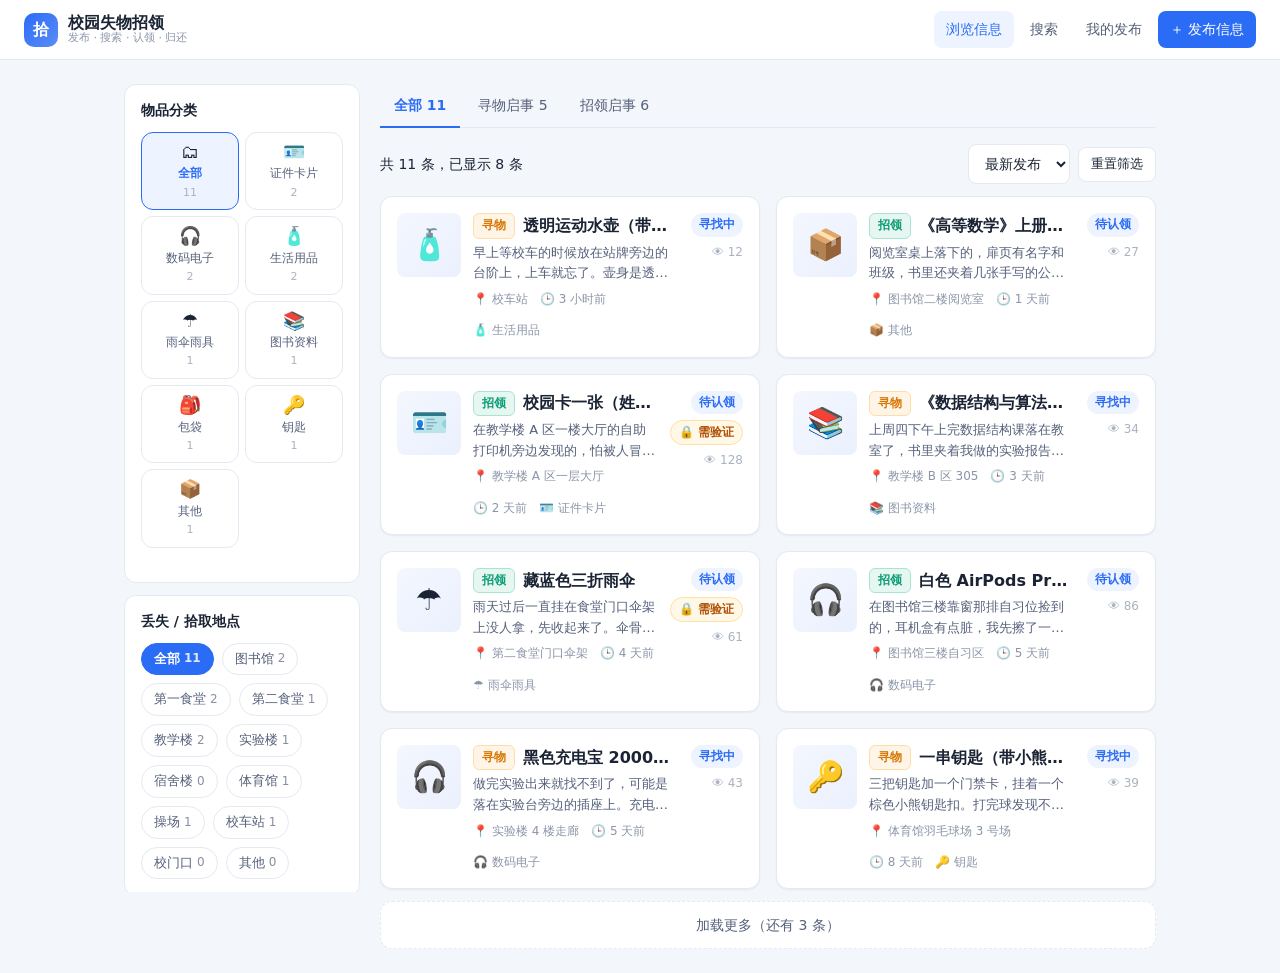
<file: index.html>
<!DOCTYPE html>
<html lang="zh-CN">
<head>
<meta charset="UTF-8">
<meta name="viewport" content="width=device-width, initial-scale=1.0, viewport-fit=cover">
<meta name="description" content="校园失物招领：集中展示校园内的寻物启事与招领启事，支持关键词搜索、分类筛选与认领验证。">
<title>校园失物招领 · 浏览信息</title>
<link rel="stylesheet" href="css/tokens.css">
<link rel="stylesheet" href="css/components.css">
<link rel="stylesheet" href="css/layout.css">
</head>
<body>

<div id="app-nav"></div>

<main class="page">
  <div id="app-banner"></div>

  <!-- 首页的搜索入口。注意这个类名和搜索页真正的输入框（.search-input）是分开的，
       上一条"桌面端把搜索框一起藏掉"的教训就出在两者共用一个类名上。 -->
  <a class="home-search-entry" href="search.html">
    <span>🔍</span><span>搜一搜：物品名称、地点、分类……</span>
  </a>

  <div class="layout-split">
    <!-- 筛选区：窄屏是折叠的横向筛选条，宽屏是左侧吸顶栏，同一份 DOM -->
    <aside class="side" id="side">
      <button class="btn btn-sm filter-toggle" id="filterToggle" type="button">
        筛选与热门 <span class="caret">▾</span>
      </button>

      <div class="panel">
        <h3>物品分类</h3>
        <div class="cat-strip" id="catStrip"></div>
      </div>

      <div class="panel filter-more">
        <h3>丢失 / 拾取地点</h3>
        <div class="chips" id="locChips"></div>
      </div>

      <div class="panel filter-more">
        <h3>当前状态</h3>
        <div class="chips" id="statusChips"></div>
      </div>

      <div class="panel filter-more">
        <h3>热门搜索</h3>
        <div class="chips" id="hotChips"></div>
        <p class="hint" style="margin-top:8px">按真实数据统计得出，不是写死的词表。</p>
      </div>
    </aside>

    <div class="main">
      <div class="tabs-inline" id="typeTabs"></div>

      <div class="toolbar">
        <span id="resultCount" class="hint"></span>
        <span class="spacer"></span>
        <label class="sr-only" for="sortSelect">排序方式</label>
        <select class="select" id="sortSelect" style="width:auto">
          <option value="newest">最新发布</option>
          <option value="oldest">最早发布</option>
          <option value="hot">最多浏览</option>
        </select>
        <button class="btn btn-sm" id="resetBtn" type="button">重置筛选</button>
      </div>

      <!-- 选中分类时出现：告诉失主"这一类该按什么搜、什么搜不到" -->
      <div id="hintBox"></div>

      <div id="listHost"></div>

      <button class="load-more" id="loadMore" type="button" hidden></button>
    </div>
  </div>
</main>

<script src="js/config.js"></script>
<script src="js/utils.js"></script>
<script src="js/seed.js"></script>
<script src="js/store.js"></script>
<script src="js/ui.js"></script>
<script src="js/page-index.js"></script>
</body>
</html>
</file>
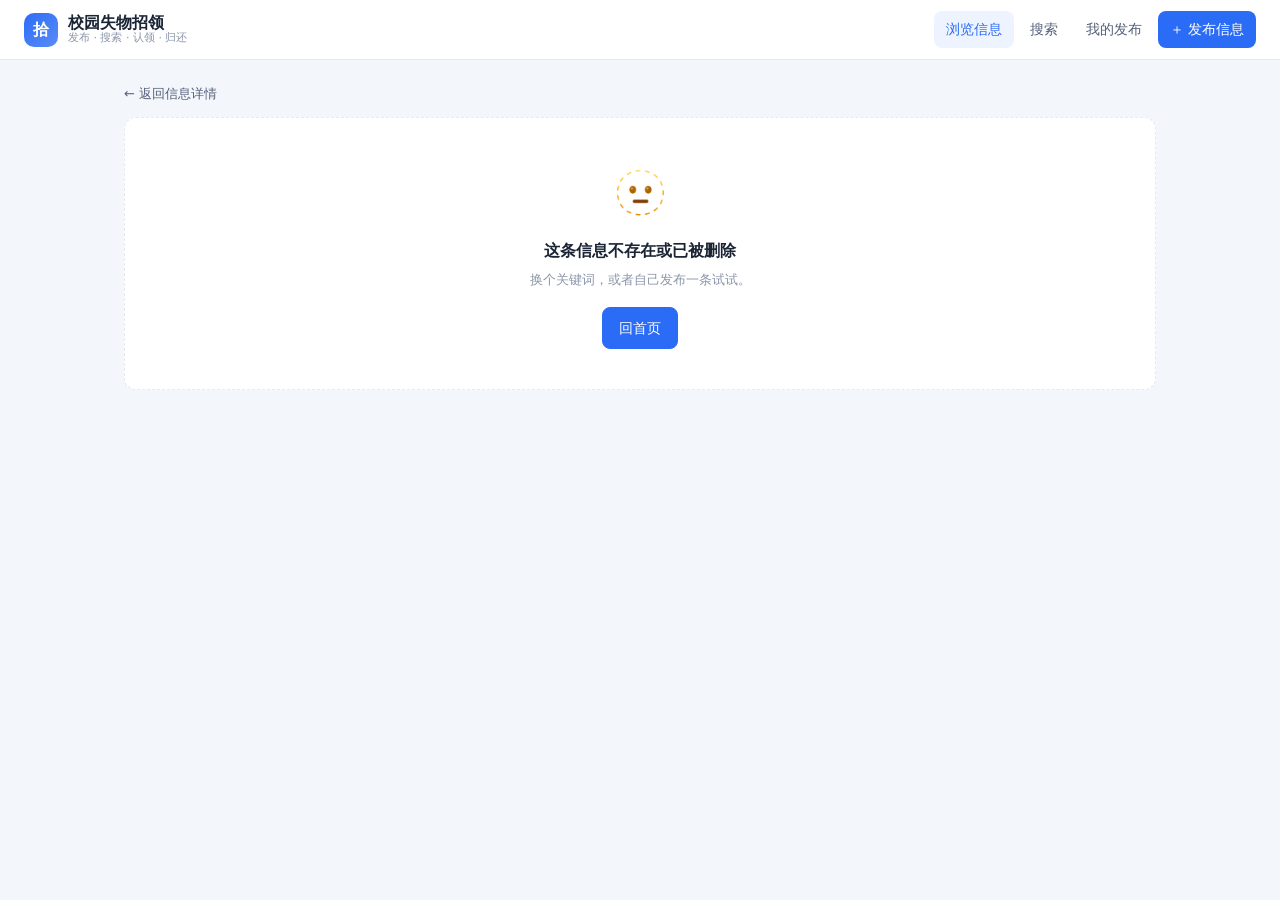
<file: appeal.html>
<!DOCTYPE html>
<html lang="zh-CN">
<head>
<meta charset="UTF-8">
<meta name="viewport" content="width=device-width, initial-scale=1.0, viewport-fit=cover">
<meta name="description" content="提交申诉：答满三次仍未通过时，写下只有物主才知道的细节，转由发布者人工核对。">
<title>提交申诉 · 校园失物招领</title>
<link rel="stylesheet" href="css/tokens.css">
<link rel="stylesheet" href="css/components.css">
<link rel="stylesheet" href="css/layout.css">
</head>
<body>

<div id="app-nav"></div>

<main class="page">
  <div id="app-banner"></div>
  <div class="backbar" id="backBar"></div>
  <div id="appealHost"></div>
</main>

<script src="js/config.js"></script>
<script src="js/utils.js"></script>
<script src="js/seed.js"></script>
<script src="js/store.js"></script>
<script src="js/ui.js"></script>
<script src="js/page-appeal.js"></script>
</body>
</html>
</file>
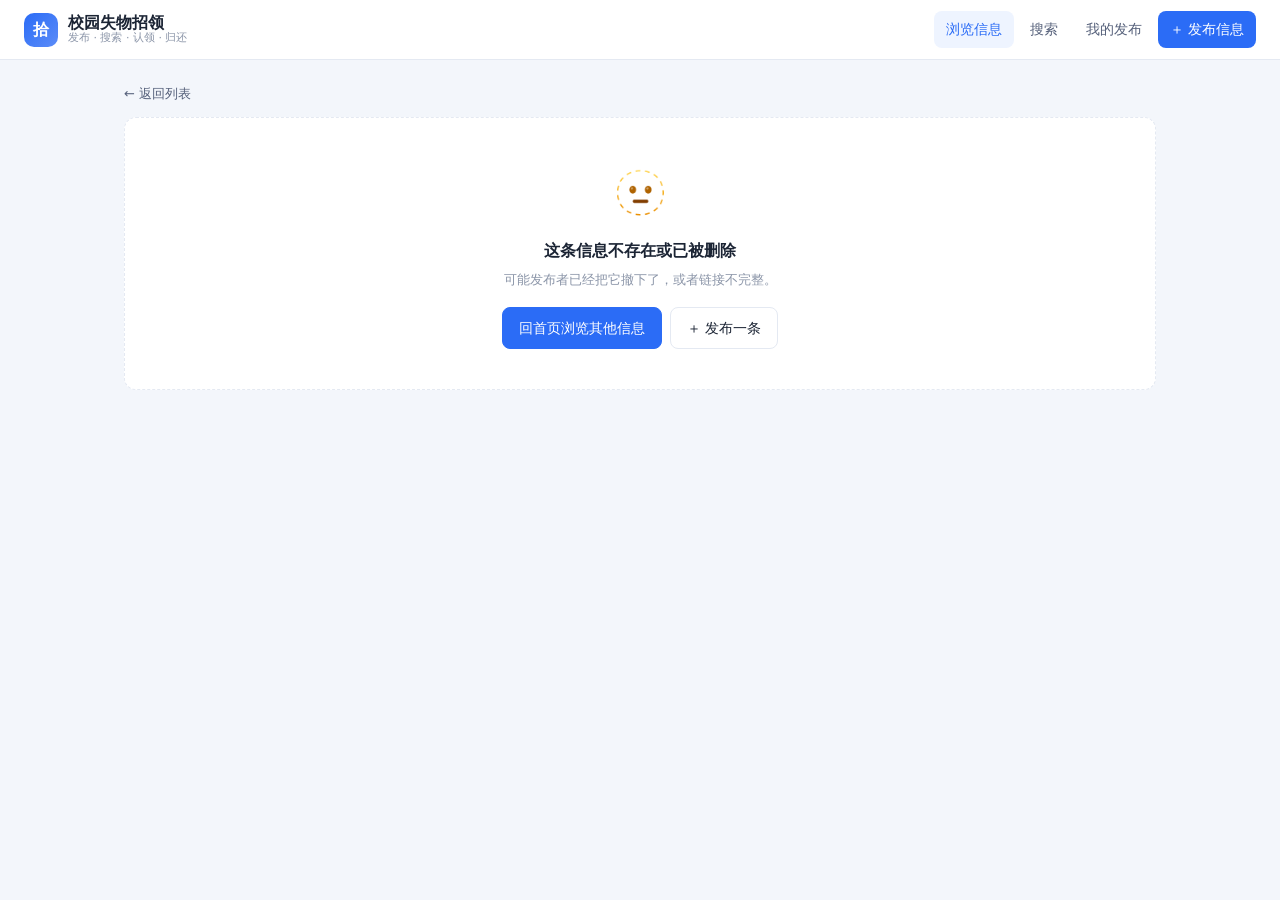
<file: detail.html>
<!DOCTYPE html>
<html lang="zh-CN">
<head>
<meta charset="UTF-8">
<meta name="viewport" content="width=device-width, initial-scale=1.0, viewport-fit=cover">
<meta name="description" content="失物招领信息详情：完整描述、联系方式（招领信息需通过认领验证后可见）与状态维护。">
<title>信息详情 · 校园失物招领</title>
<link rel="stylesheet" href="css/tokens.css">
<link rel="stylesheet" href="css/components.css">
<link rel="stylesheet" href="css/layout.css">
</head>
<body>

<div id="app-nav"></div>

<main class="page">
  <div id="app-banner"></div>
  <div class="backbar" id="backBar"></div>
  <div id="detailHost"></div>
</main>

<script src="js/config.js"></script>
<script src="js/utils.js"></script>
<script src="js/seed.js"></script>
<script src="js/store.js"></script>
<script src="js/ui.js"></script>
<script src="js/page-detail.js"></script>
</body>
</html>
</file>
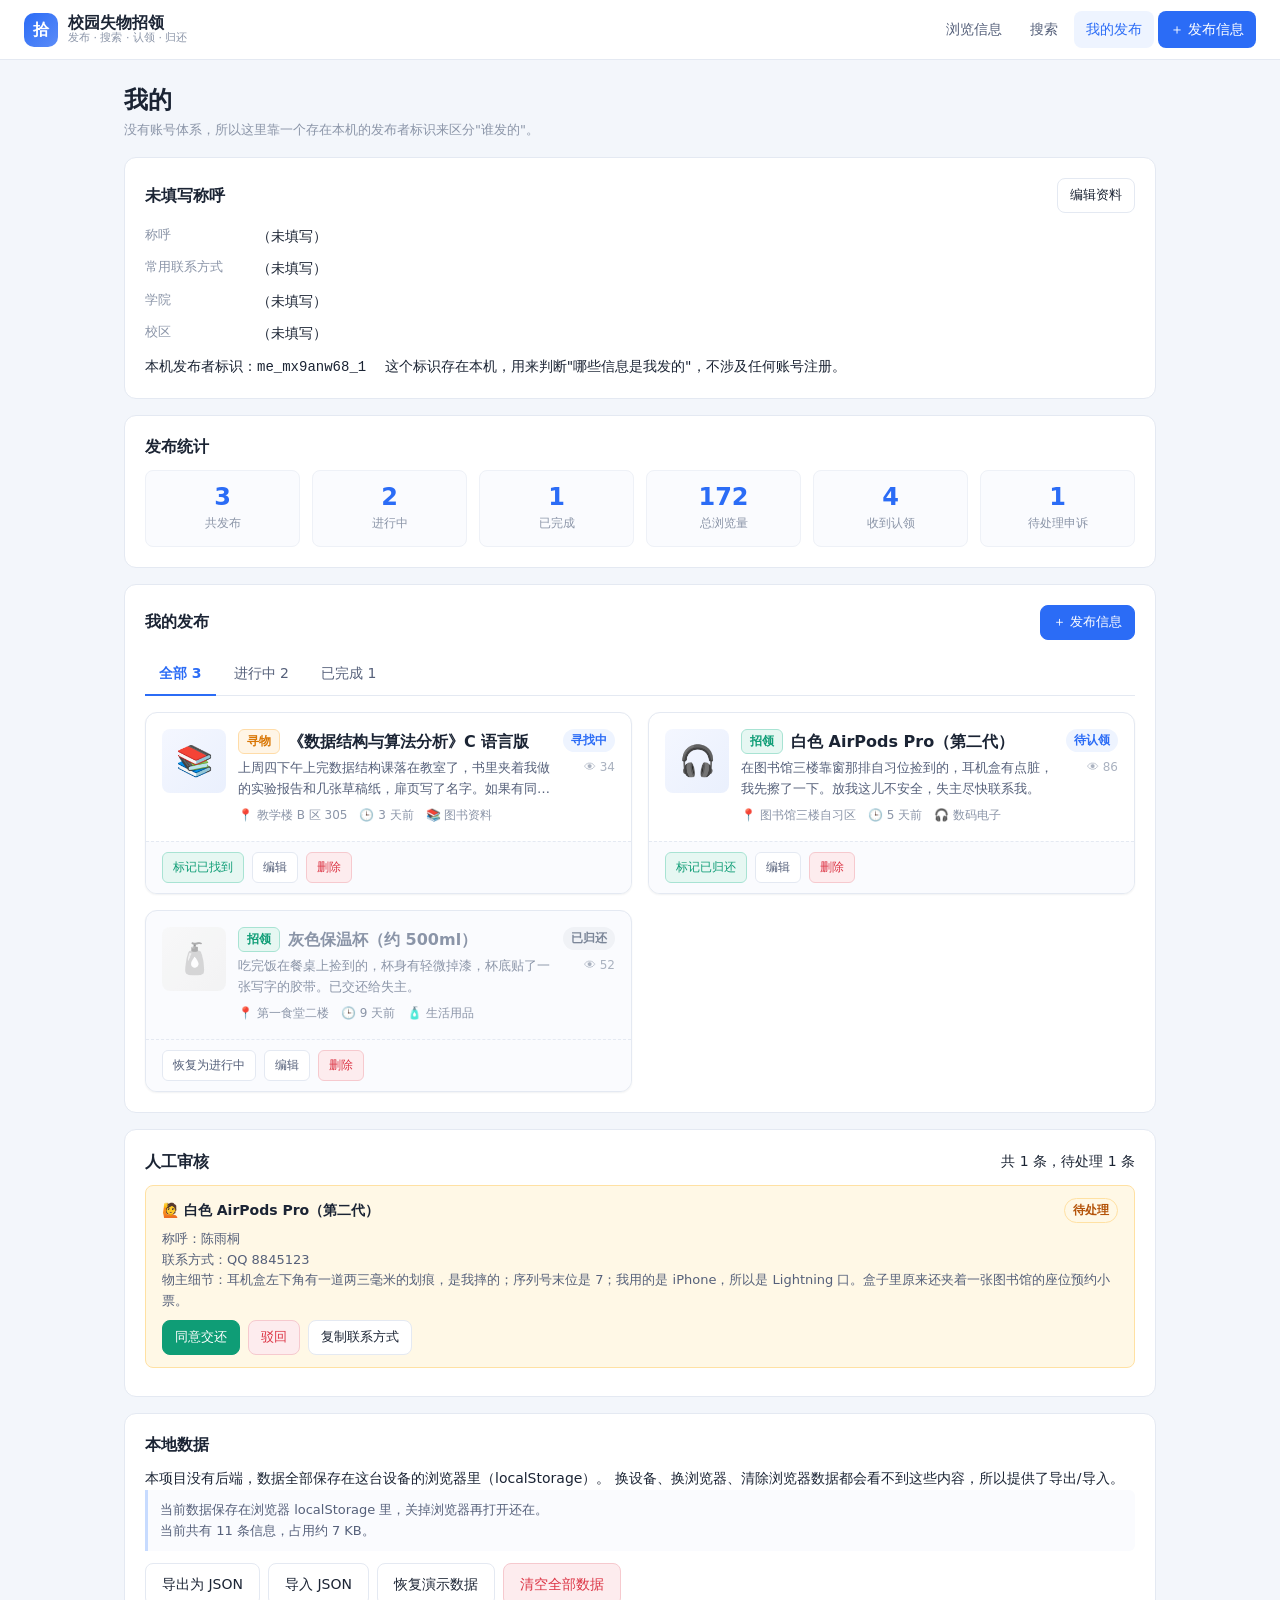
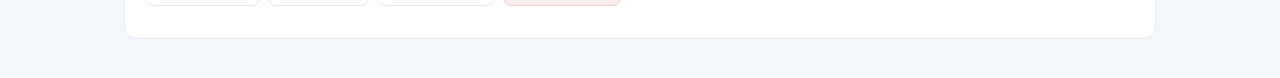
<file: mine.html>
<!DOCTYPE html>
<html lang="zh-CN">
<head>
<meta charset="UTF-8">
<meta name="viewport" content="width=device-width, initial-scale=1.0, viewport-fit=cover">
<meta name="description" content="我的：个人资料、发布统计、我的发布管理、认领申诉人工审核与本地数据管理。">
<title>我的 · 校园失物招领</title>
<link rel="stylesheet" href="css/tokens.css">
<link rel="stylesheet" href="css/components.css">
<link rel="stylesheet" href="css/layout.css">
</head>
<body>

<div id="app-nav"></div>

<main class="page">
  <div id="app-banner"></div>

  <div class="page-head">
    <h1>我的</h1>
    <p>没有账号体系，所以这里靠一个存在本机的发布者标识来区分"谁发的"。</p>
  </div>

  <!-- 个人资料 -->
  <div class="panel">
    <div class="panel-head">
      <h3 id="profileName">未填写称呼</h3>
      <button class="btn btn-sm" id="editProfileBtn" type="button">编辑资料</button>
    </div>
    <div id="profileBody"></div>
    <p class="hint" style="margin-top:10px">
      本机发布者标识：<code id="ownerId"></code>　
      这个标识存在本机，用来判断"哪些信息是我发的"，不涉及任何账号注册。
    </p>
  </div>

  <!-- 统计 -->
  <div class="panel">
    <h3>发布统计</h3>
    <div class="stat-grid" id="statGrid"></div>
  </div>

  <!-- 我的发布 -->
  <div class="panel">
    <div class="panel-head">
      <h3>我的发布</h3>
      <a class="btn btn-sm btn-primary" href="publish.html">＋ 发布信息</a>
    </div>
    <div class="tabs-inline" id="mineTabs"></div>
    <div id="mineListHost"></div>
  </div>

  <!-- 人工审核 -->
  <div class="panel" id="appealPanel">
    <div class="panel-head">
      <h3>人工审核</h3>
      <span class="hint" id="appealHint"></span>
    </div>
    <div id="appealHost"></div>
  </div>

  <!-- 本地数据管理 -->
  <div class="panel">
    <h3>本地数据</h3>
    <p class="hint">
      本项目没有后端，数据全部保存在这台设备的浏览器里（localStorage）。
      换设备、换浏览器、清除浏览器数据都会看不到这些内容，所以提供了导出/导入。
    </p>
    <div id="storageInfo"></div>
    <div class="toolbar" style="margin-top:12px">
      <button class="btn" id="exportBtn" type="button">导出为 JSON</button>
      <button class="btn" id="importBtn" type="button">导入 JSON</button>
      <button class="btn" id="seedBtn" type="button">恢复演示数据</button>
      <button class="btn btn-danger" id="clearBtn" type="button">清空全部数据</button>
    </div>
    <input type="file" id="importFile" accept=".json,application/json" hidden>
  </div>
</main>

<script src="js/config.js"></script>
<script src="js/utils.js"></script>
<script src="js/seed.js"></script>
<script src="js/store.js"></script>
<script src="js/ui.js"></script>
<script src="js/page-mine.js"></script>
</body>
</html>
</file>
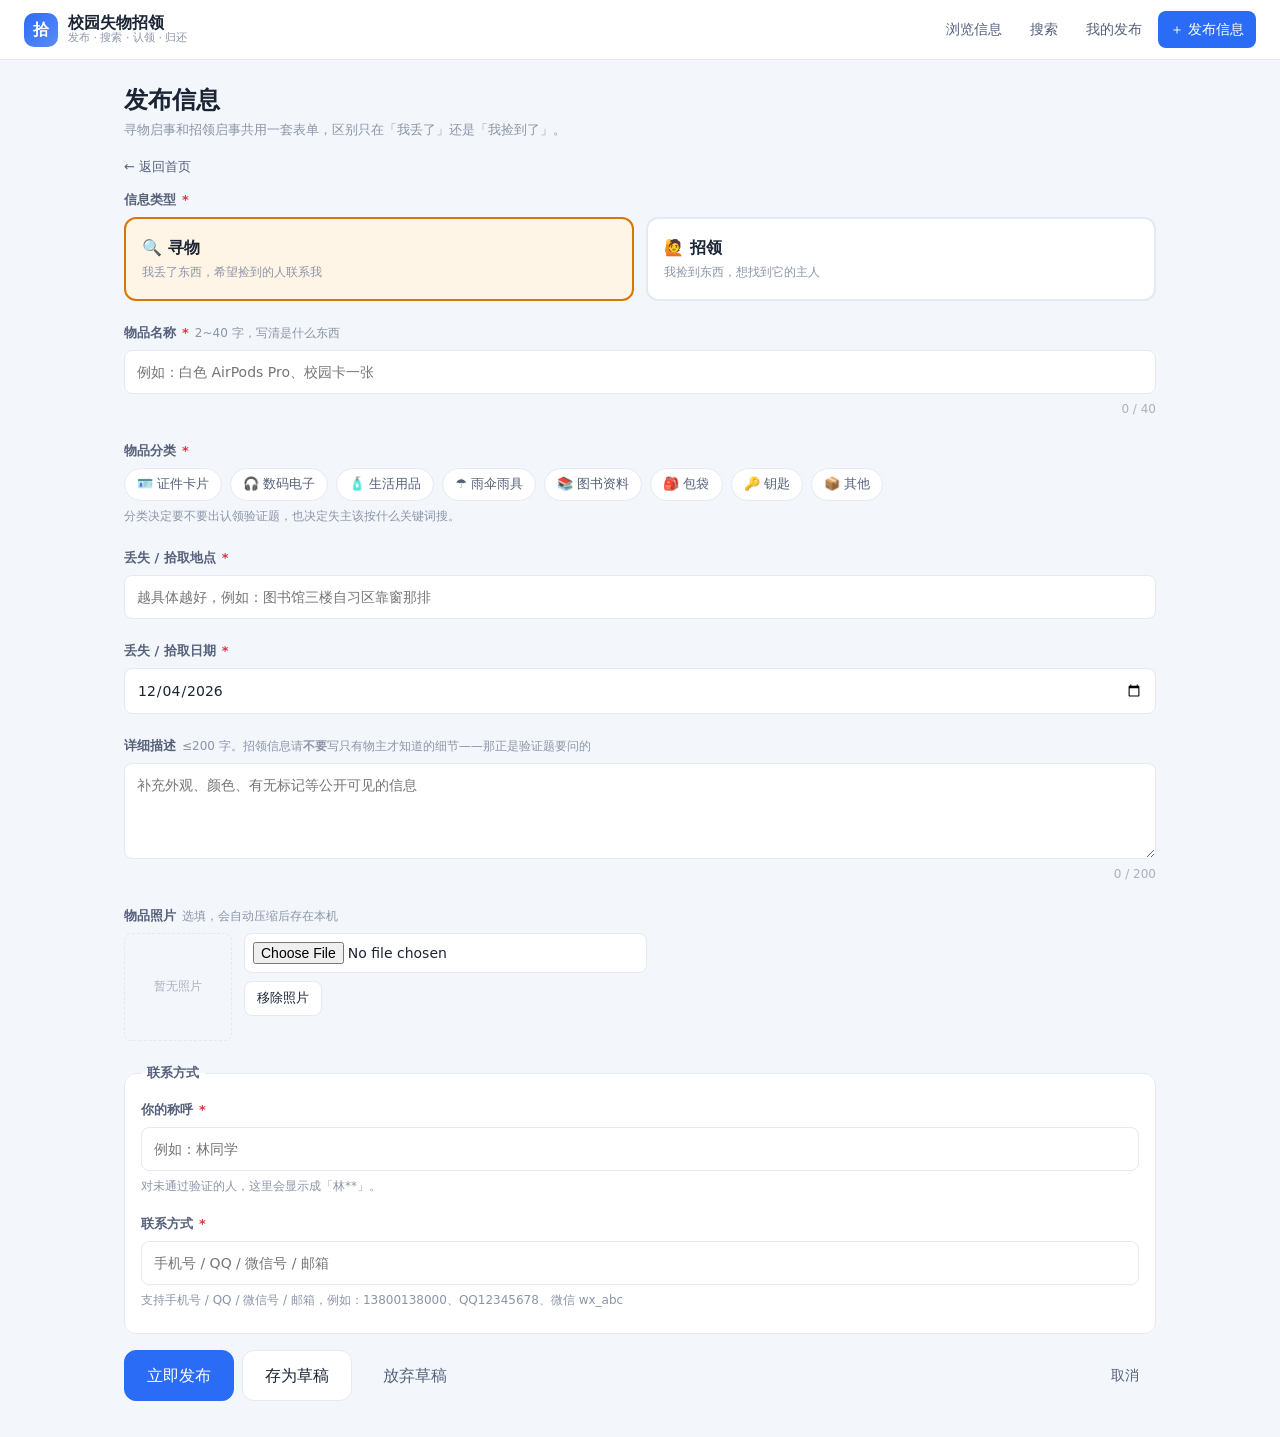
<file: publish.html>
<!DOCTYPE html>
<html lang="zh-CN">
<head>
<meta charset="UTF-8">
<meta name="viewport" content="width=device-width, initial-scale=1.0, viewport-fit=cover">
<meta name="description" content="发布寻物启事或招领启事。招领信息可以出 3~5 道只有物主答得对的客观题，防止冒领。">
<title>发布信息 · 校园失物招领</title>
<link rel="stylesheet" href="css/tokens.css">
<link rel="stylesheet" href="css/components.css">
<link rel="stylesheet" href="css/layout.css">
</head>
<body>

<div id="app-nav"></div>

<main class="page">
  <div id="app-banner"></div>

  <div class="page-head">
    <h1 id="pageTitle">发布信息</h1>
    <p id="pageSub">寻物启事和招领启事共用一套表单，区别只在「我丢了」还是「我捡到了」。</p>
  </div>

  <div class="backbar">
    <a href="index.html">← 返回首页</a>
    <span id="draftTip" class="hint"></span>
  </div>

  <div id="errorBox"></div>

  <form class="form" id="publishForm" novalidate>

    <div class="field">
      <label>信息类型 <span class="req">*</span></label>
      <div class="type-picker" id="typePicker">
        <button class="type-option" type="button" data-type="lost">
          <span class="to-title">🔍 寻物</span>
          <span class="to-desc">我丢了东西，希望捡到的人联系我</span>
        </button>
        <button class="type-option" type="button" data-type="found">
          <span class="to-title">🙋 招领</span>
          <span class="to-desc">我捡到东西，想找到它的主人</span>
        </button>
      </div>
      <div class="field-error" id="err-type" hidden></div>
    </div>

    <div class="field" id="f-title">
      <label for="fTitle">物品名称 <span class="req">*</span>
        <span class="hint">2~40 字，写清是什么东西</span></label>
      <input class="input" id="fTitle" type="text" maxlength="60"
             placeholder="例如：白色 AirPods Pro、校园卡一张">
      <div class="counter" id="c-title"></div>
      <div class="field-error" id="err-title" hidden></div>
    </div>

    <div class="field" id="f-category">
      <label>物品分类 <span class="req">*</span></label>
      <div class="chips" id="categoryPicker"></div>
      <div class="hint">分类决定要不要出认领验证题，也决定失主该按什么关键词搜。</div>
      <div class="field-error" id="err-category" hidden></div>
    </div>

    <div class="field" id="f-location">
      <label for="fLocation">丢失 / 拾取地点 <span class="req">*</span></label>
      <input class="input" id="fLocation" type="text" maxlength="60" list="locationList"
             placeholder="越具体越好，例如：图书馆三楼自习区靠窗那排">
      <datalist id="locationList"></datalist>
      <div class="field-error" id="err-location" hidden></div>
    </div>

    <div class="field" id="f-happenedAt">
      <label for="fHappenedAt">丢失 / 拾取日期 <span class="req">*</span></label>
      <input class="input" id="fHappenedAt" type="date">
      <div class="field-error" id="err-happenedAt" hidden></div>
    </div>

    <div class="field" id="f-description">
      <label for="fDescription">详细描述
        <span class="hint">≤200 字。招领信息请<strong>不要</strong>写只有物主才知道的细节——那正是验证题要问的</span></label>
      <textarea class="textarea" id="fDescription" maxlength="400"
                placeholder="补充外观、颜色、有无标记等公开可见的信息"></textarea>
      <div class="counter" id="c-description"></div>
      <div class="field-error" id="err-description" hidden></div>
    </div>

    <div class="field" id="f-photo">
      <label for="fPhoto">物品照片 <span class="hint">选填，会自动压缩后存在本机</span></label>
      <div class="photo-box">
        <div id="photoPreview" class="photo-empty">暂无照片</div>
        <div>
          <input class="input" id="fPhoto" type="file" accept="image/*" style="padding:8px">
          <button class="btn btn-sm" id="removePhoto" type="button" style="margin-top:8px">移除照片</button>
        </div>
      </div>
      <div class="field-error" id="err-photo" hidden></div>
    </div>

    <fieldset class="fieldset" id="quizFieldset">
      <legend id="quizLegend">认领验证题</legend>
      <div id="quizHelp"></div>
      <div class="q-list" id="questionList"></div>
      <div class="toolbar" id="quizTools" style="margin-top:12px">
        <button class="btn btn-sm" id="addJudge" type="button">＋ 判断题</button>
        <button class="btn btn-sm" id="addChoice" type="button">＋ 选择题</button>
        <span class="spacer"></span>
        <label class="hint" for="templateSelect">插入分类模板：</label>
        <select class="select" id="templateSelect" style="width:auto"></select>
      </div>
      <div class="field-error" id="err-questions" hidden></div>
    </fieldset>

    <fieldset class="fieldset">
      <legend>联系方式</legend>
      <div class="form" style="gap:12px">
        <div class="field" id="f-contactName">
          <label for="fContactName">你的称呼 <span class="req">*</span></label>
          <input class="input" id="fContactName" type="text" maxlength="30" placeholder="例如：林同学">
          <div class="hint">对未通过验证的人，这里会显示成「林**」。</div>
          <div class="field-error" id="err-contactName" hidden></div>
        </div>
        <div class="field" id="f-contactWay">
          <label for="fContactWay">联系方式 <span class="req">*</span></label>
          <input class="input" id="fContactWay" type="text" maxlength="60"
                 placeholder="手机号 / QQ / 微信号 / 邮箱">
          <div class="hint" id="contactHint"></div>
          <div class="field-error" id="err-contactWay" hidden></div>
        </div>
      </div>
    </fieldset>

    <div class="toolbar">
      <button class="btn btn-primary btn-lg" id="submitBtn" type="submit">立即发布</button>
      <button class="btn btn-lg" id="saveDraftBtn" type="button">存为草稿</button>
      <button class="btn btn-ghost btn-lg" id="clearDraftBtn" type="button">放弃草稿</button>
      <span class="spacer"></span>
      <a class="btn btn-ghost" href="index.html">取消</a>
    </div>
    <p class="hint" id="editTip" hidden>编辑模式下不会改变发布时间、浏览量和已收到的认领记录。</p>
  </form>
</main>

<script src="js/config.js"></script>
<script src="js/utils.js"></script>
<script src="js/seed.js"></script>
<script src="js/store.js"></script>
<script src="js/ui.js"></script>
<script src="js/page-publish.js"></script>
</body>
</html>
</file>
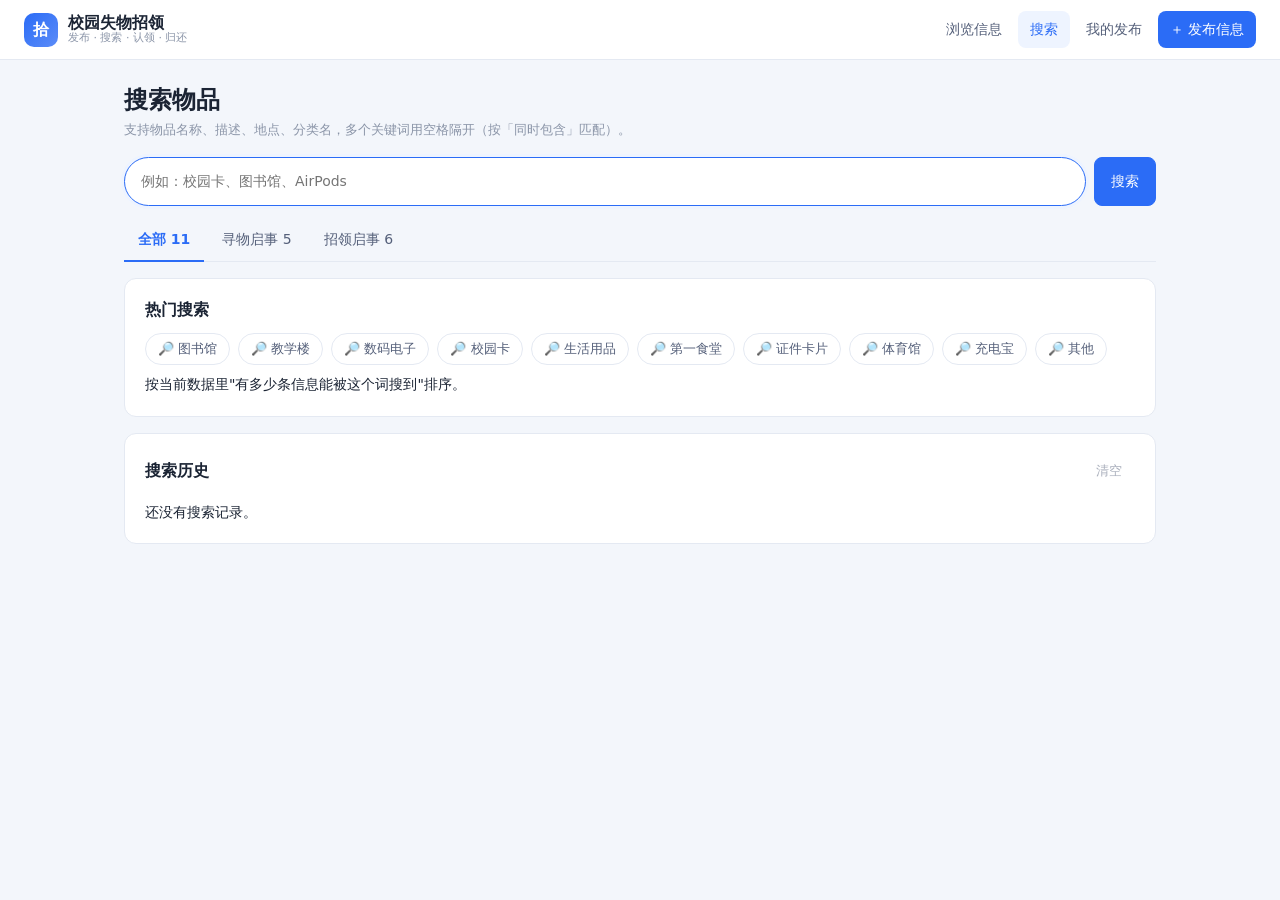
<file: search.html>
<!DOCTYPE html>
<html lang="zh-CN">
<head>
<meta charset="UTF-8">
<meta name="viewport" content="width=device-width, initial-scale=1.0, viewport-fit=cover">
<meta name="description" content="搜索校园失物招领信息：按物品名称、描述、地点、分类关键词检索，命中词高亮显示。">
<title>搜索 · 校园失物招领</title>
<link rel="stylesheet" href="css/tokens.css">
<link rel="stylesheet" href="css/components.css">
<link rel="stylesheet" href="css/layout.css">
</head>
<body>

<div id="app-nav"></div>

<main class="page">
  <div id="app-banner"></div>

  <div class="page-head">
    <h1>搜索物品</h1>
    <p>支持物品名称、描述、地点、分类名，多个关键词用空格隔开（按「同时包含」匹配）。</p>
  </div>

  <form class="search-bar" id="searchForm" role="search">
    <label class="sr-only" for="searchInput">搜索关键词</label>
    <input class="search-input" id="searchInput" type="search" autocomplete="off"
           placeholder="例如：校园卡、图书馆、AirPods" enterkeyhint="search">
    <button class="btn btn-primary" id="searchBtn" type="submit">搜索</button>
  </form>

  <div class="tabs-inline" id="typeTabs"></div>

  <!-- 没输入关键词时显示：热门搜索 + 搜索历史；一旦开始搜索就换成结果列表 -->
  <section id="discover">
    <div class="panel">
      <h3>热门搜索</h3>
      <div class="chips" id="hotChips"></div>
      <p class="hint" style="margin-top:8px">按当前数据里"有多少条信息能被这个词搜到"排序。</p>
    </div>
    <div class="panel">
      <div class="panel-head">
        <h3>搜索历史</h3>
        <button class="btn btn-sm btn-ghost" id="clearHistory" type="button">清空</button>
      </div>
      <div class="chips" id="historyChips"></div>
    </div>
  </section>

  <section id="results" hidden>
    <div class="toolbar">
      <span id="resultCount" class="hint"></span>
      <span class="spacer"></span>
      <button class="btn btn-sm" id="clearKw" type="button">清空关键词</button>
    </div>
    <div id="resultHost"></div>
  </section>
</main>

<script src="js/config.js"></script>
<script src="js/utils.js"></script>
<script src="js/seed.js"></script>
<script src="js/store.js"></script>
<script src="js/ui.js"></script>
<script src="js/page-search.js"></script>
</body>
</html>
</file>
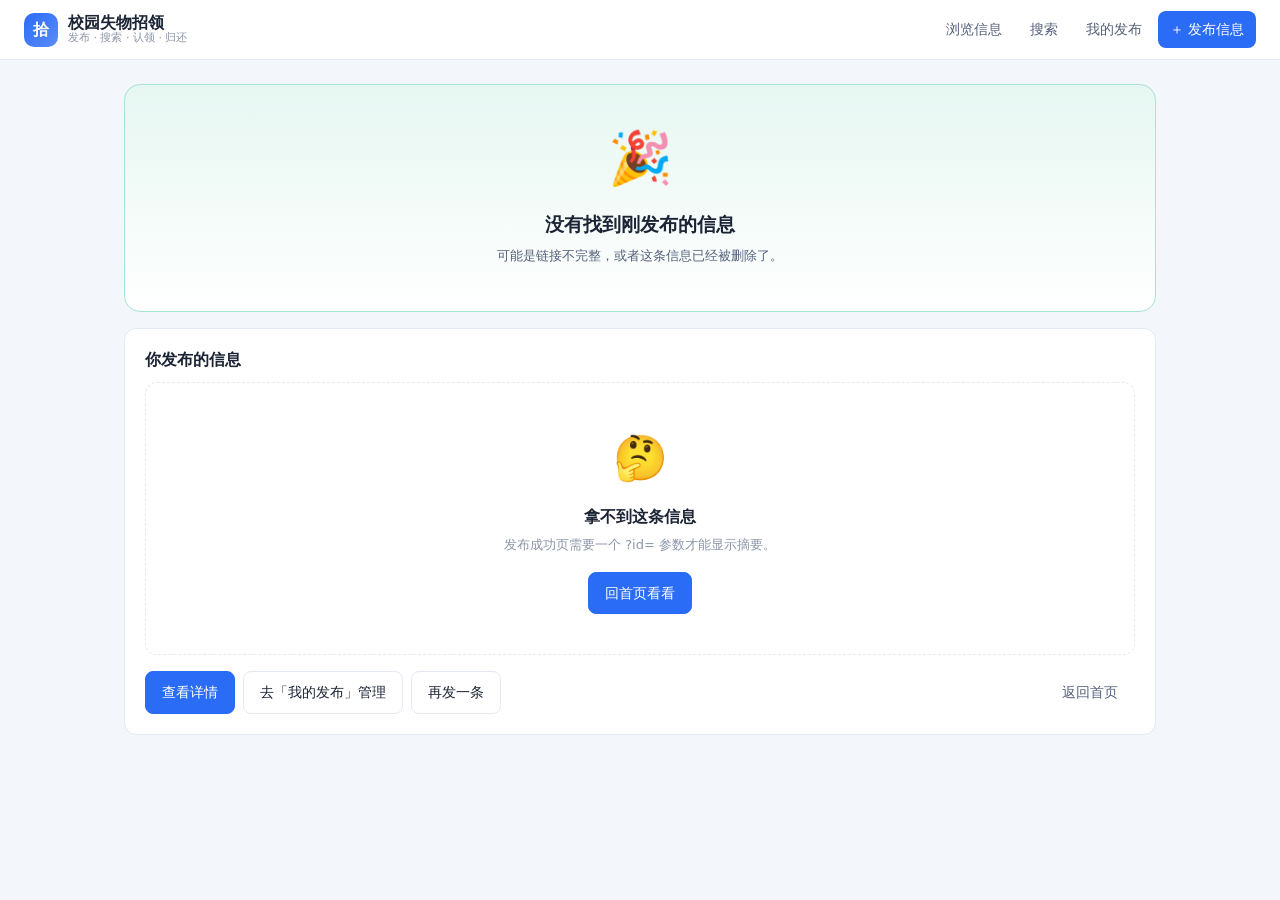
<file: success.html>
<!DOCTYPE html>
<html lang="zh-CN">
<head>
<meta charset="UTF-8">
<meta name="viewport" content="width=device-width, initial-scale=1.0, viewport-fit=cover">
<meta name="description" content="发布成功：查看刚发布的信息摘要，以及系统自动匹配到的相关信息。">
<title>发布成功 · 校园失物招领</title>
<link rel="stylesheet" href="css/tokens.css">
<link rel="stylesheet" href="css/components.css">
<link rel="stylesheet" href="css/layout.css">
</head>
<body>

<div id="app-nav"></div>

<main class="page">
  <div id="app-banner"></div>

  <div class="result-hero is-ok">
    <div class="icon">🎉</div>
    <h2 id="heroTitle">发布成功</h2>
    <p id="heroSub">信息已经进入列表，其他同学可以搜索到了。</p>
    <div id="codeBox" style="margin-top:12px"></div>
  </div>

  <div class="panel">
    <h3>你发布的信息</h3>
    <div id="summaryHost"></div>
    <div class="toolbar" style="margin-top:16px;margin-bottom:0">
      <a class="btn btn-primary" id="viewBtn" href="index.html">查看详情</a>
      <a class="btn" href="mine.html">去「我的发布」管理</a>
      <a class="btn" href="publish.html">再发一条</a>
      <span class="spacer"></span>
      <a class="btn btn-ghost" href="index.html">返回首页</a>
    </div>
  </div>

  <!-- 智能配对：不做聊天、不做地图，就用这一步把"丢的人"和"捡的人"第一次关联起来 -->
  <section id="matchSection" hidden>
    <div class="panel">
      <div class="panel-head">
        <h3>🔗 可能相关的信息</h3>
        <span class="hint">类型相反 + 分类相同 + 标题有两字重合，最多 3 条</span>
      </div>
      <div id="matchHost"></div>
    </div>
  </section>
</main>

<script src="js/config.js"></script>
<script src="js/utils.js"></script>
<script src="js/seed.js"></script>
<script src="js/store.js"></script>
<script src="js/ui.js"></script>
<script src="js/page-success.js"></script>
</body>
</html>
</file>
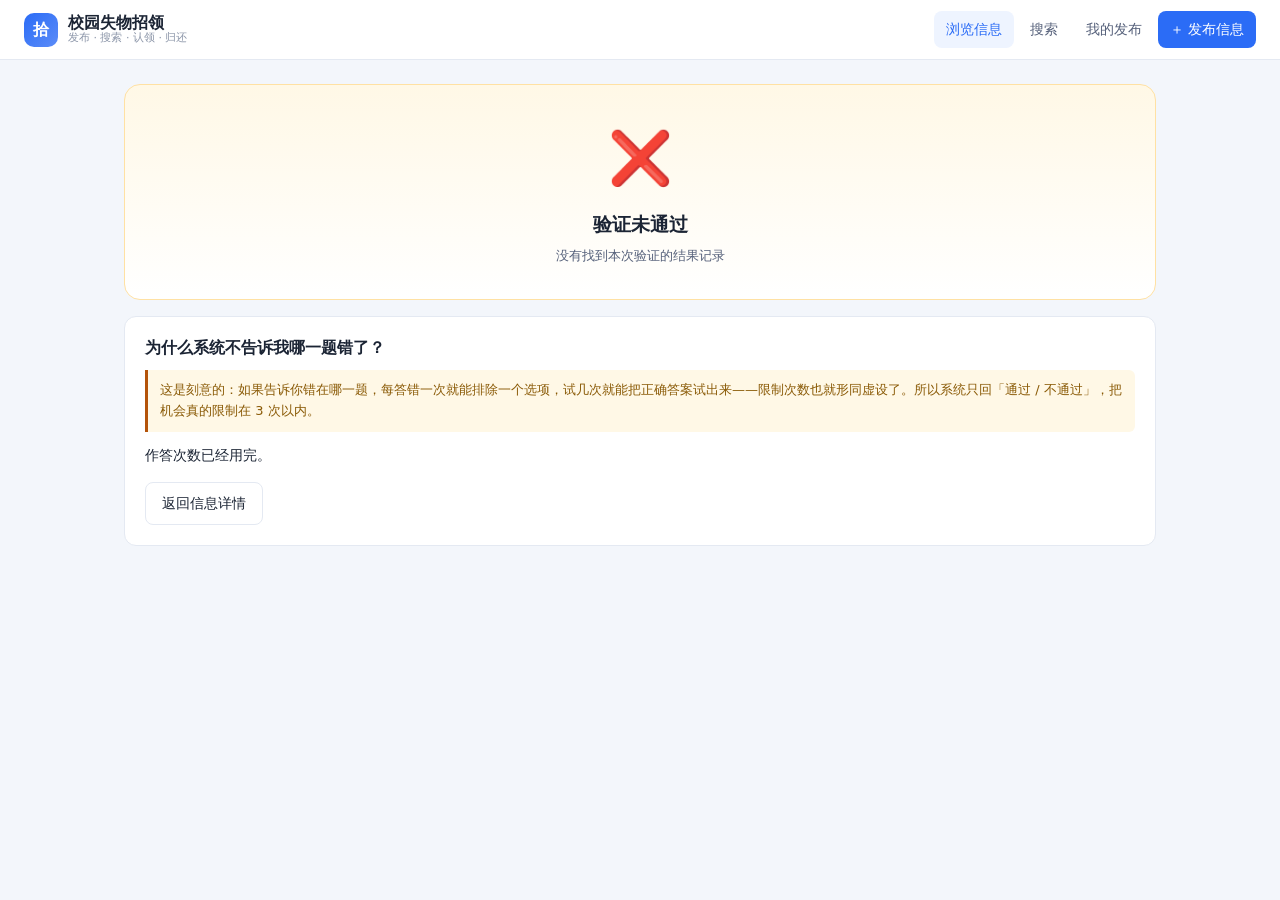
<file: verify-result.html>
<!DOCTYPE html>
<html lang="zh-CN">
<head>
<meta charset="UTF-8">
<meta name="viewport" content="width=device-width, initial-scale=1.0, viewport-fit=cover">
<meta name="description" content="认领验证结果：通过则展示凭证码与解锁的联系方式，未通过只提示剩余次数。">
<title>验证结果 · 校园失物招领</title>
<link rel="stylesheet" href="css/tokens.css">
<link rel="stylesheet" href="css/components.css">
<link rel="stylesheet" href="css/layout.css">
</head>
<body>

<div id="app-nav"></div>

<main class="page">
  <div id="app-banner"></div>
  <div id="resultHost"></div>
</main>

<script src="js/config.js"></script>
<script src="js/utils.js"></script>
<script src="js/seed.js"></script>
<script src="js/store.js"></script>
<script src="js/ui.js"></script>
<script src="js/page-verify-result.js"></script>
</body>
</html>
</file>
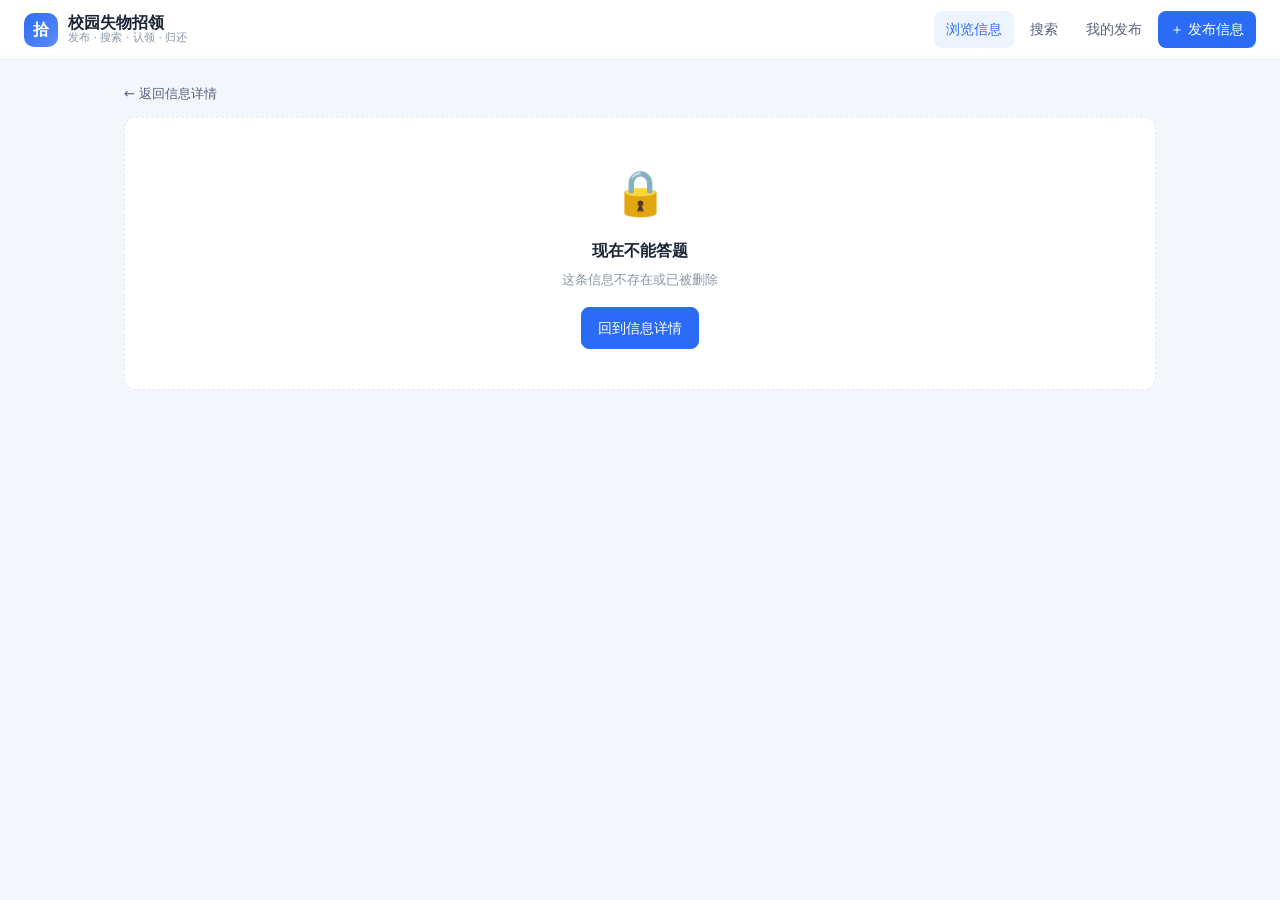
<file: verify.html>
<!DOCTYPE html>
<html lang="zh-CN">
<head>
<meta charset="UTF-8">
<meta name="viewport" content="width=device-width, initial-scale=1.0, viewport-fit=cover">
<meta name="description" content="认领验证：一次答完发布者出的全部客观题，全部答对才解锁联系方式。">
<title>认领验证 · 校园失物招领</title>
<link rel="stylesheet" href="css/tokens.css">
<link rel="stylesheet" href="css/components.css">
<link rel="stylesheet" href="css/layout.css">
</head>
<body>

<div id="app-nav"></div>

<main class="page">
  <div id="app-banner"></div>
  <div class="backbar" id="backBar"></div>
  <div id="verifyHost"></div>
</main>

<script src="js/config.js"></script>
<script src="js/utils.js"></script>
<script src="js/seed.js"></script>
<script src="js/store.js"></script>
<script src="js/ui.js"></script>
<script src="js/page-verify.js"></script>
</body>
</html>
</file>
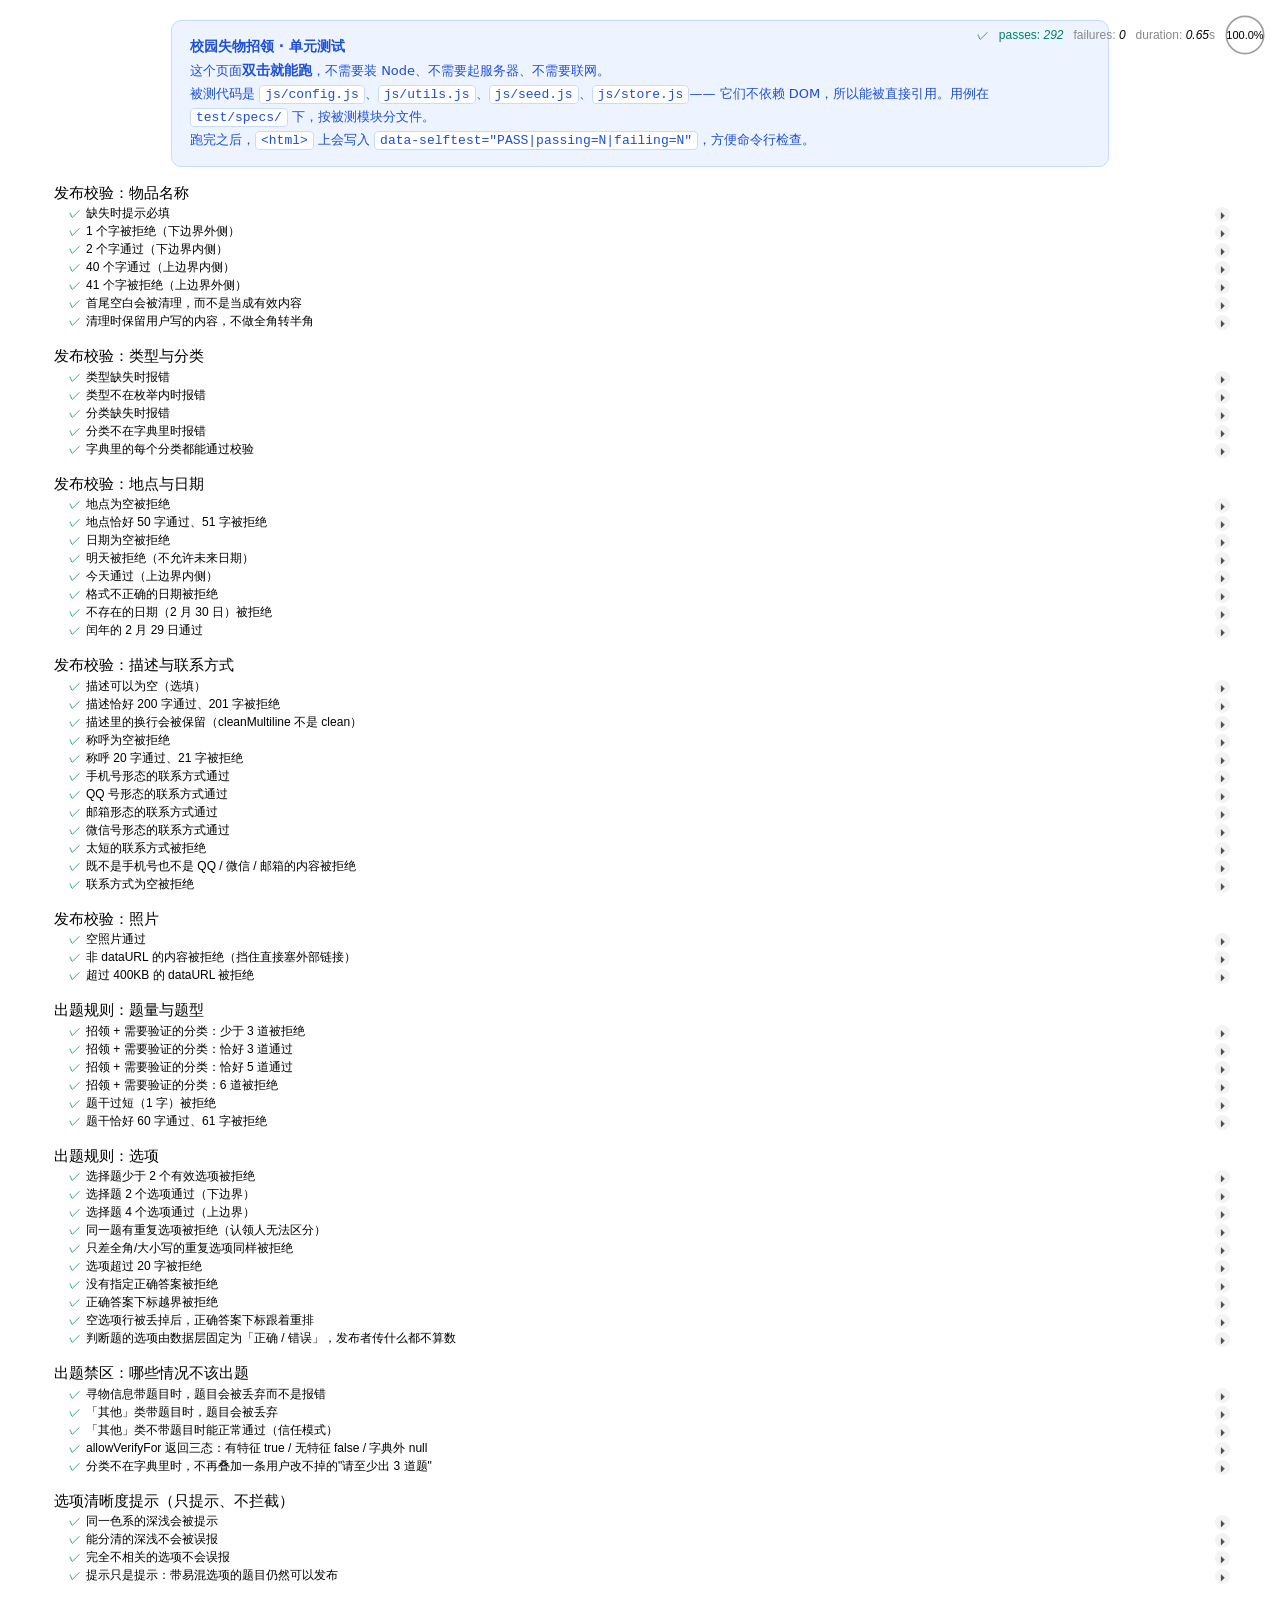
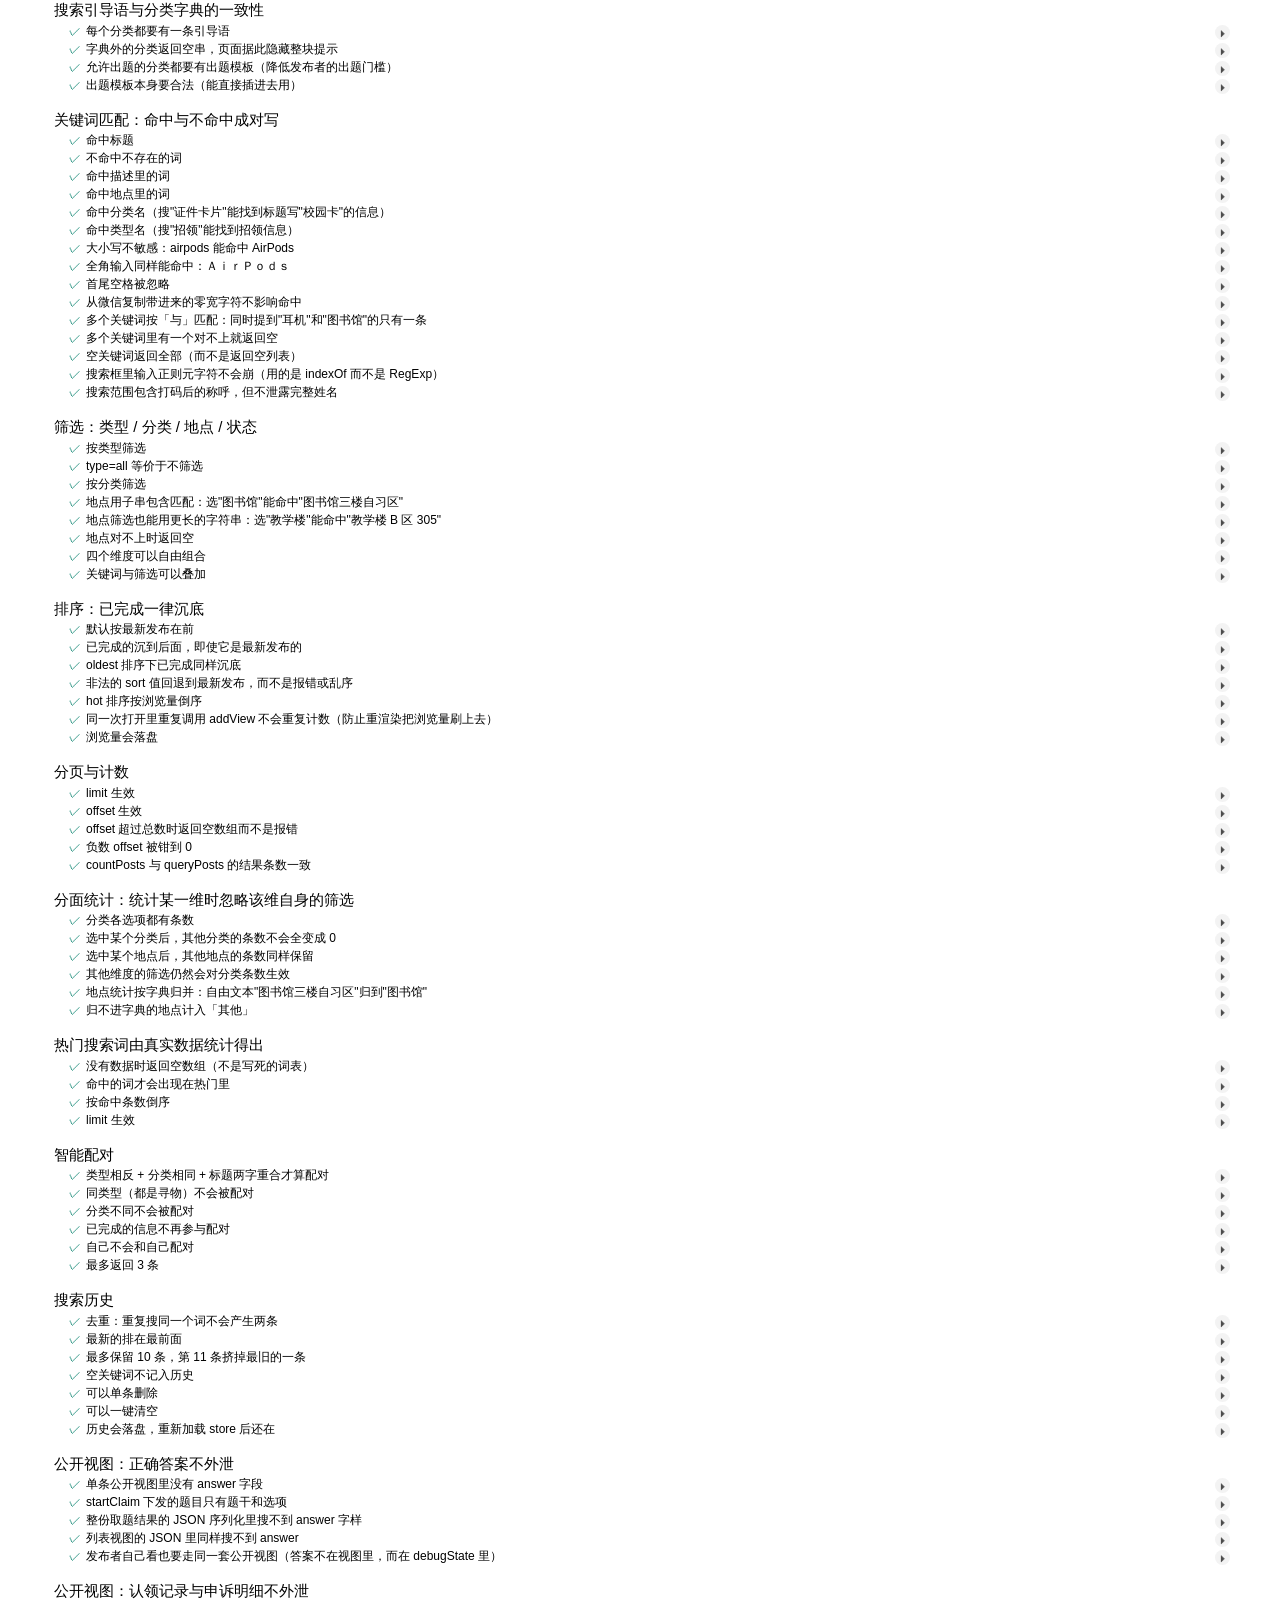
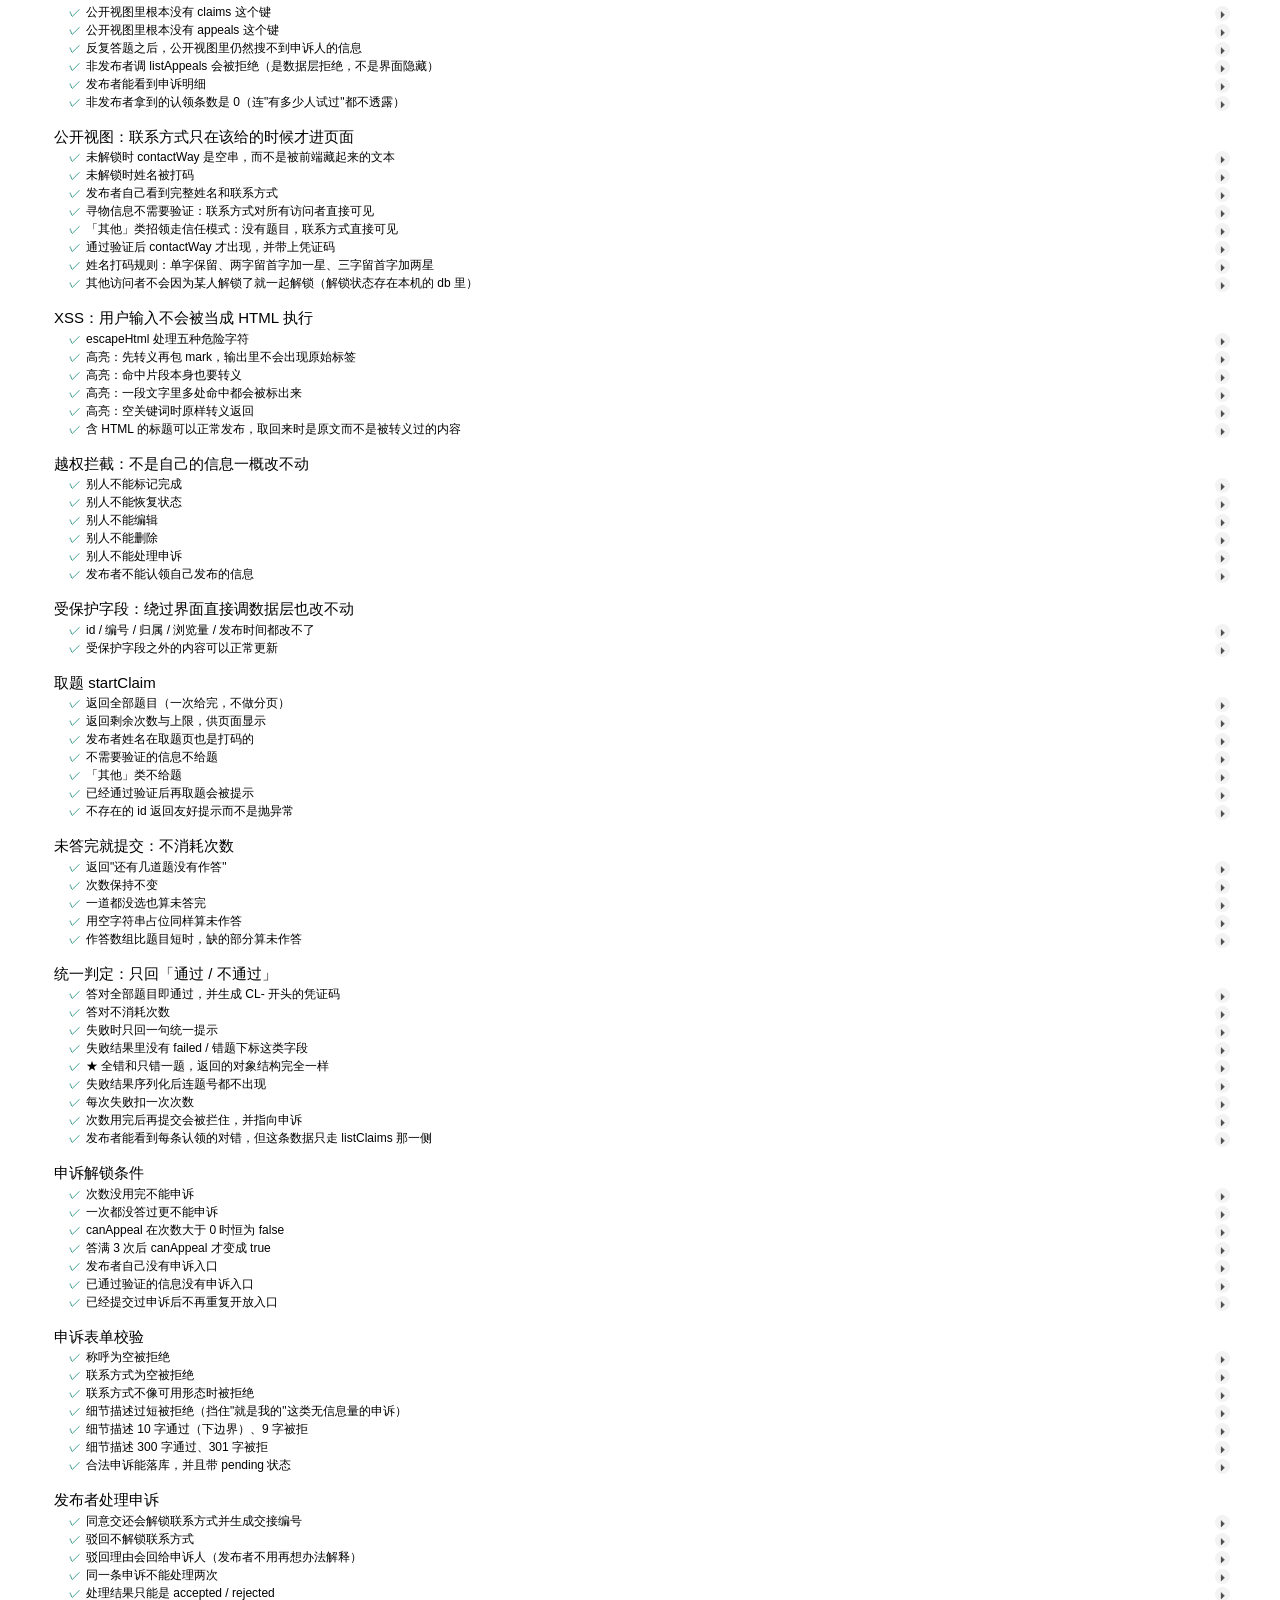
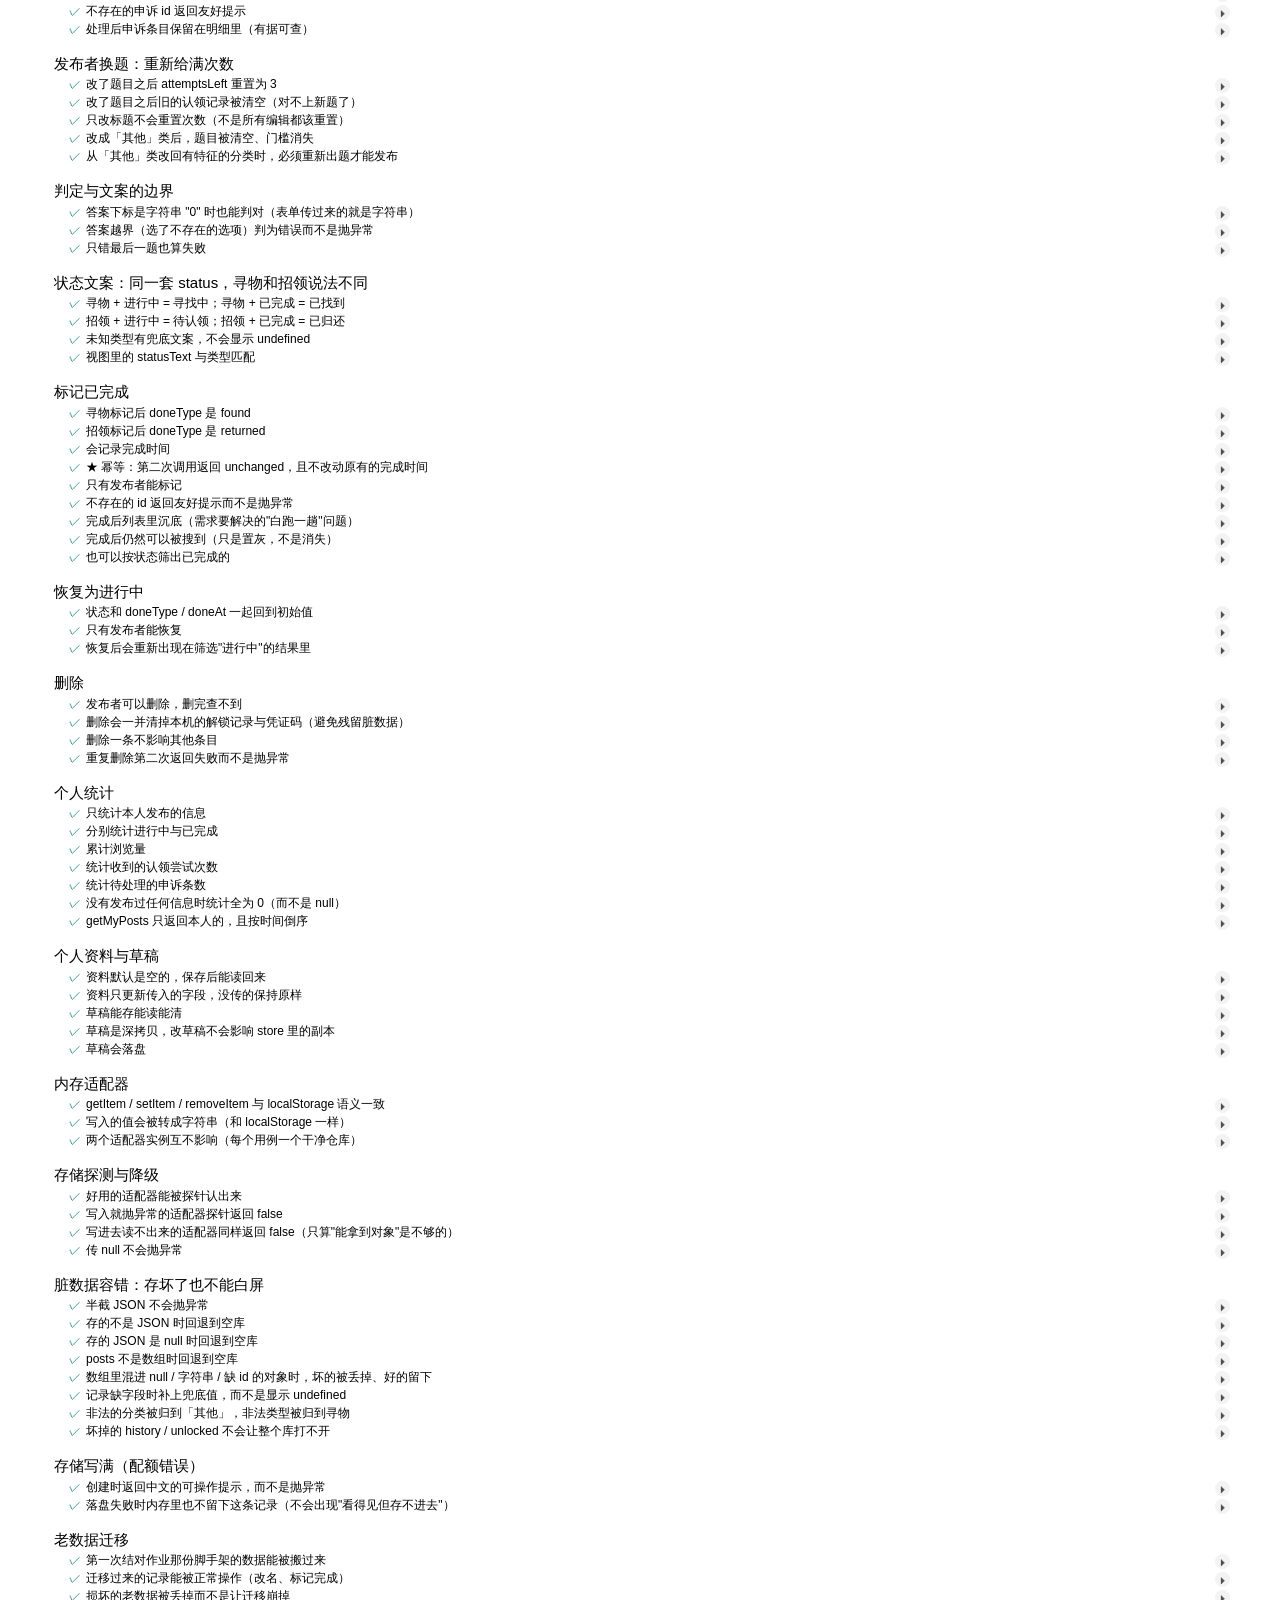
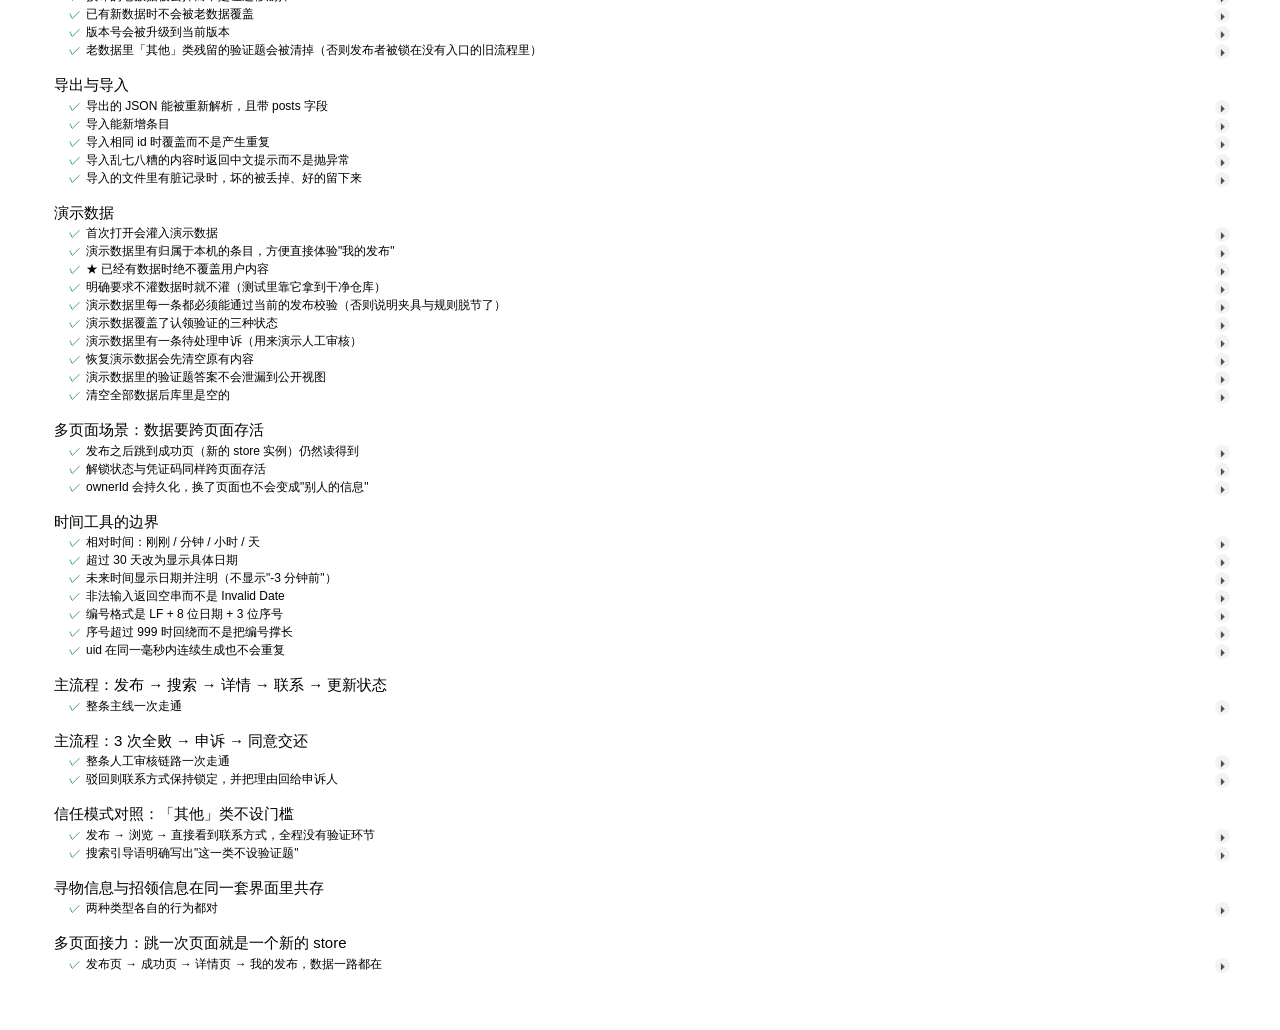
<file: test/test.html>
<!DOCTYPE html>
<html lang="zh-CN">
<head>
<meta charset="UTF-8">
<meta name="viewport" content="width=device-width, initial-scale=1.0">
<title>单元测试 · 校园失物招领</title>
<link rel="stylesheet" href="lib/mocha.css">
<style>
  body { font-family: "PingFang SC", "Microsoft YaHei", system-ui, sans-serif; background: #fff; }
  #intro { max-width: 900px; margin: 20px auto 0; padding: 14px 18px; border-radius: 10px;
           background: #eef4ff; border: 1px solid #c7dbff; color: #1d4ed8; font-size: 13px; line-height: 1.7; }
  #intro b { font-size: 14px; }
  #intro code { background: #fff; padding: 1px 5px; border-radius: 4px; border: 1px solid #c7dbff; }
  #mocha { margin-top: 10px; }
  #mocha h1 { font-size: 15px; }
  #mocha .suite { margin-left: 4px; }
</style>
</head>
<body>

<div id="intro">
  <b>校园失物招领 · 单元测试</b><br>
  这个页面<b>双击就能跑</b>，不需要装 Node、不需要起服务器、不需要联网。<br>
  被测代码是 <code>js/config.js</code>、<code>js/utils.js</code>、<code>js/seed.js</code>、<code>js/store.js</code>——
  它们不依赖 DOM，所以能被直接引用。用例在 <code>test/specs/</code> 下，按被测模块分文件。<br>
  跑完之后，<code>&lt;html&gt;</code> 上会写入 <code>data-selftest="PASS|passing=N|failing=N"</code>，方便命令行检查。
</div>

<div id="mocha"></div>

<!-- 测试框架（随仓库提交，离线可用） -->
<script src="lib/mocha.js"></script>
<script src="lib/chai.js"></script>
<script>
  mocha.setup({ ui: 'bdd', reporter: 'html', timeout: 4000 });
  window.chai = chai;
</script>

<!-- 被测代码 -->
<script src="../js/config.js"></script>
<script src="../js/utils.js"></script>
<script src="../js/seed.js"></script>
<script src="../js/store.js"></script>

<!-- 夹具（必须先于各 spec 加载） -->
<script src="specs/fixtures.js"></script>

<!-- 用例 -->
<script src="specs/validate.spec.js"></script>
<script src="specs/query.spec.js"></script>
<script src="specs/privacy.spec.js"></script>
<script src="specs/verify.spec.js"></script>
<script src="specs/status.spec.js"></script>
<script src="specs/storage.spec.js"></script>
<script src="specs/main-flow.spec.js"></script>

<script>
  (function () {
    var root = document.documentElement;
    try {
      var runner = mocha.run(function (failures) {
        root.setAttribute('data-selftest',
          (failures ? 'FAIL' : 'PASS') + '|passing=' + runner.stats.passes + '|failing=' + runner.stats.failures);
        document.title = (failures ? '❌ ' : '✅ ') + runner.stats.passes + ' passing · 校园失物招领 单元测试';
      });
    } catch (e) {
      root.setAttribute('data-selftest', 'ERROR|' + (e && e.message ? e.message : 'unknown'));
      document.body.insertAdjacentHTML('beforeend',
        '<pre style="color:#c00;padding:20px">测试运行器启动失败：' + (e && e.message ? e.message : e) + '</pre>');
    }
  })();
</script>

</body>
</html>
</file>
<file: css/tokens.css>
/*!
 * tokens.css —— 设计令牌（色板、圆角、阴影、字号、间距）
 *
 * 全站的颜色和尺寸只在这一个文件里定义，页面和组件都引用变量。
 * 这样换主题、调圆角不用满仓库找硬编码的颜色值。
 */

:root {
  /* ---- 品牌色 ---- */
  --c-primary: #2b6cf6;
  --c-primary-dark: #1d4ed8;
  --c-primary-soft: #eef4ff;
  --c-primary-line: #c7dbff;

  /* ---- 语义色：寻物（着急，暖色）/ 招领（稳，冷绿）/ 已完成（沉底，灰） ---- */
  --c-lost: #d97706;
  --c-lost-soft: #fff5e6;
  --c-lost-line: #ffdca8;

  --c-found: #0f9d76;
  --c-found-soft: #e6f7f2;
  --c-found-line: #a8e3d3;

  --c-done: #7b8698;
  --c-done-soft: #f0f2f6;
  --c-done-line: #dfe4ec;

  --c-danger: #dc3545;
  --c-danger-soft: #fdecee;
  --c-warn: #b45309;
  --c-warn-soft: #fff8e6;
  --c-warn-line: #ffe1a3;
  --c-ok: #0f9d76;

  /* ---- 中性色 ---- */
  --c-text: #1b2434;
  --c-text-2: #55607a;
  --c-text-3: #8b95a8;
  --c-text-4: #aab2c0;
  --c-border: #e4e9f2;
  --c-border-2: #eef1f7;
  --c-bg: #f3f6fb;
  --c-surface: #ffffff;
  --c-surface-2: #fafbfe;

  /* ---- 圆角 ---- */
  --r-xs: 6px;
  --r-sm: 8px;
  --r-md: 12px;
  --r-lg: 16px;
  --r-full: 999px;

  /* ---- 阴影 ---- */
  --sh-1: 0 1px 2px rgba(22, 34, 58, .06);
  --sh-2: 0 2px 6px rgba(22, 34, 58, .06), 0 10px 28px rgba(22, 34, 58, .06);
  --sh-3: 0 12px 40px rgba(22, 34, 58, .16);

  /* ---- 字号 ---- */
  --f-xs: 12px;
  --f-sm: 13px;
  --f-md: 14px;
  --f-lg: 16px;
  --f-xl: 19px;
  --f-2xl: 24px;
  --f-3xl: 30px;

  /* ---- 间距 ---- */
  --sp-1: 4px;
  --sp-2: 8px;
  --sp-3: 12px;
  --sp-4: 16px;
  --sp-5: 20px;
  --sp-6: 24px;
  --sp-8: 32px;
  --sp-10: 40px;

  --nav-h: 60px;
  --tab-h: 58px;
  --page-max: 1080px;
}

/* ============================================================
 * 基础重置与排版
 * ============================================================ */

* { margin: 0; padding: 0; box-sizing: border-box; }

html { -webkit-text-size-adjust: 100%; }

body {
  font-family: "PingFang SC", "Microsoft YaHei", "Hiragino Sans GB", "Source Han Sans SC",
    system-ui, -apple-system, "Segoe UI", Roboto, sans-serif;
  font-size: var(--f-md);
  line-height: 1.6;
  color: var(--c-text);
  background: var(--c-bg);
  /* 移动端底部有固定 tab 栏，给内容留出空间，避免最后一张卡片被挡住 */
  padding-bottom: calc(var(--tab-h) + env(safe-area-inset-bottom, 0px));
}

h1, h2, h3, h4 { line-height: 1.35; font-weight: 700; }
h1 { font-size: var(--f-2xl); }
h2 { font-size: var(--f-xl); }
h3 { font-size: var(--f-lg); }

a { color: var(--c-primary); text-decoration: none; }
a:hover { color: var(--c-primary-dark); }

img { max-width: 100%; display: block; }

input, select, textarea, button { font: inherit; color: inherit; }

ul, ol { list-style: none; }

mark.hl {
  background: #fff1a8;
  color: inherit;
  padding: 0 1px;
  border-radius: 2px;
}

/* 焦点可见性：键盘用户也要能看出焦点在哪 */
:focus-visible {
  outline: 2px solid var(--c-primary);
  outline-offset: 2px;
}

.sr-only {
  position: absolute; width: 1px; height: 1px;
  padding: 0; margin: -1px; overflow: hidden;
  clip: rect(0, 0, 0, 0); white-space: nowrap; border: 0;
}

@media (prefers-reduced-motion: reduce) {
  * { animation-duration: .001ms !important; transition-duration: .001ms !important; }
}
</file>
<file: css/components.css>
/*!
 * components.css —— 通用组件
 * 卡片 / 徽标 / 按钮 / 表单 / 筛选胶囊 / 题目编辑器 / 弹层 / 轻提示 / 空状态
 */

/* ============================================================
 * 按钮
 * ============================================================ */

.btn {
  display: inline-flex;
  align-items: center;
  justify-content: center;
  gap: var(--sp-2);
  padding: 9px 16px;
  border: 1px solid var(--c-border);
  border-radius: var(--r-sm);
  background: var(--c-surface);
  color: var(--c-text);
  cursor: pointer;
  font-size: var(--f-md);
  font-weight: 500;
  white-space: nowrap;
  transition: background .15s, border-color .15s, transform .05s;
}
.btn:hover { background: var(--c-surface-2); border-color: var(--c-text-4); }
.btn:active { transform: translateY(1px); }
.btn[disabled], .btn.is-disabled { opacity: .5; cursor: not-allowed; }

.btn-primary {
  background: var(--c-primary);
  border-color: var(--c-primary);
  color: #fff;
}
.btn-primary:hover { background: var(--c-primary-dark); border-color: var(--c-primary-dark); color: #fff; }

.btn-ok { background: var(--c-found); border-color: var(--c-found); color: #fff; }
.btn-ok:hover { background: #0c8261; border-color: #0c8261; color: #fff; }

.btn-danger { background: var(--c-danger-soft); border-color: #f6c9ce; color: var(--c-danger); }
.btn-danger:hover { background: #fbdde1; color: var(--c-danger); }

.btn-ghost { background: transparent; border-color: transparent; color: var(--c-text-2); }
.btn-ghost:hover { background: var(--c-border-2); color: var(--c-text); }

.btn-lg { padding: 12px 22px; font-size: var(--f-lg); border-radius: var(--r-md); }
.btn-sm { padding: 6px 12px; font-size: var(--f-sm); }
.btn-block { width: 100%; }

.btn-mini {
  padding: 5px 10px;
  font-size: var(--f-xs);
  border: 1px solid var(--c-border);
  border-radius: var(--r-xs);
  background: var(--c-surface);
  color: var(--c-text-2);
  cursor: pointer;
}
.btn-mini:hover { border-color: var(--c-primary-line); color: var(--c-primary); }
.btn-mini-ok { color: var(--c-found); border-color: var(--c-found-line); background: var(--c-found-soft); }
.btn-mini-danger { color: var(--c-danger); border-color: #f6c9ce; background: var(--c-danger-soft); }

/* ============================================================
 * 徽标 / 状态标签
 * ============================================================ */

.badge {
  display: inline-flex;
  align-items: center;
  padding: 2px 8px;
  border-radius: var(--r-xs);
  font-size: var(--f-xs);
  font-weight: 600;
  flex: none;
}
.badge-lost { background: var(--c-lost-soft); color: var(--c-lost); border: 1px solid var(--c-lost-line); }
.badge-found { background: var(--c-found-soft); color: var(--c-found); border: 1px solid var(--c-found-line); }

.status {
  display: inline-flex;
  align-items: center;
  padding: 2px 8px;
  border-radius: var(--r-full);
  font-size: var(--f-xs);
  font-weight: 600;
  flex: none;
}
.status-active { background: var(--c-primary-soft); color: var(--c-primary); }
.status-done { background: var(--c-done-soft); color: var(--c-done); }
.status-lock { background: var(--c-warn-soft); color: var(--c-warn); border: 1px solid var(--c-warn-line); }
.status-open { background: var(--c-found-soft); color: var(--c-found); }

.chip {
  display: inline-flex;
  align-items: center;
  gap: 4px;
  padding: 5px 12px;
  border: 1px solid var(--c-border);
  border-radius: var(--r-full);
  background: var(--c-surface);
  font-size: var(--f-sm);
  color: var(--c-text-2);
  cursor: pointer;
  transition: all .15s;
}
.chip:hover { border-color: var(--c-primary-line); color: var(--c-primary); }
.chip.active {
  background: var(--c-primary);
  border-color: var(--c-primary);
  color: #fff;
  font-weight: 600;
}
.chip .chip-count { opacity: .7; font-size: var(--f-xs); }
.chip.active .chip-count { opacity: .85; }

/* ============================================================
 * 卡片
 * ============================================================ */

.card-list { display: grid; gap: var(--sp-3); }

.card {
  background: var(--c-surface);
  border: 1px solid var(--c-border);
  border-radius: var(--r-md);
  box-shadow: var(--sh-1);
  overflow: hidden;
  transition: box-shadow .18s, border-color .18s, transform .18s;
}
.card:hover { box-shadow: var(--sh-2); border-color: var(--c-primary-line); }

/* 已完成的信息置灰：状态一眼可辨，不用点进去看 */
.card-done { background: var(--c-surface-2); }
.card-done .card-title,
.card-done .card-desc { color: var(--c-text-3); }
.card-done .card-thumb { filter: grayscale(1); opacity: .7; }

.card-link {
  display: flex;
  gap: var(--sp-3);
  padding: var(--sp-4);
  color: inherit;
  align-items: flex-start;
}
.card-link:hover { color: inherit; }

.card-thumb {
  width: 64px;
  height: 64px;
  flex: none;
  border-radius: var(--r-sm);
  overflow: hidden;
  background: var(--c-border-2);
}
.card-thumb img { width: 100%; height: 100%; object-fit: cover; }
.card-thumb-icon {
  display: flex;
  align-items: center;
  justify-content: center;
  font-size: 30px;
  background: linear-gradient(135deg, #f4f7ff, #eaf0fd);
}

.card-main { flex: 1; min-width: 0; }
.card-head { display: flex; align-items: center; gap: var(--sp-2); margin-bottom: 4px; }
.card-title {
  font-size: var(--f-lg);
  font-weight: 600;
  overflow: hidden;
  text-overflow: ellipsis;
  white-space: nowrap;
}
.card-desc {
  font-size: var(--f-sm);
  color: var(--c-text-2);
  margin-bottom: 6px;
  display: -webkit-box;
  -webkit-line-clamp: 2;
  -webkit-box-orient: vertical;
  overflow: hidden;
}
.card-meta {
  display: flex;
  flex-wrap: wrap;
  gap: var(--sp-3);
  font-size: var(--f-xs);
  color: var(--c-text-3);
}
.card-side {
  display: flex;
  flex-direction: column;
  align-items: flex-end;
  gap: 6px;
  flex: none;
}
.card-side .views { font-size: var(--f-xs); color: var(--c-text-4); }

.card-actions {
  display: flex;
  gap: var(--sp-2);
  padding: 10px var(--sp-4);
  border-top: 1px dashed var(--c-border);
  background: var(--c-surface-2);
  flex-wrap: wrap;
}

/* ============================================================
 * 空状态
 * ============================================================ */

.empty {
  text-align: center;
  padding: var(--sp-10) var(--sp-5);
  background: var(--c-surface);
  border: 1px dashed var(--c-border);
  border-radius: var(--r-md);
}
.empty-icon { font-size: 44px; margin-bottom: var(--sp-3); }
.empty h3 { font-size: var(--f-lg); margin-bottom: var(--sp-2); }
.empty p { color: var(--c-text-3); font-size: var(--f-sm); margin-bottom: var(--sp-4); }
.empty-actions { display: flex; gap: var(--sp-2); justify-content: center; flex-wrap: wrap; }

/* ============================================================
 * 表单
 * ============================================================ */

.form { display: grid; gap: var(--sp-4); }

.field { display: grid; gap: 6px; }
.field > label {
  font-size: var(--f-sm);
  font-weight: 600;
  color: var(--c-text-2);
  display: flex;
  align-items: center;
  gap: 6px;
}
.field .req { color: var(--c-danger); }
.field .hint { font-size: var(--f-xs); color: var(--c-text-3); font-weight: 400; }

.input, .textarea, .select {
  width: 100%;
  padding: 10px 12px;
  border: 1px solid var(--c-border);
  border-radius: var(--r-sm);
  background: var(--c-surface);
  font-size: var(--f-md);
  transition: border-color .15s, box-shadow .15s;
}
.input:focus, .textarea:focus, .select:focus {
  outline: none;
  border-color: var(--c-primary);
  box-shadow: 0 0 0 3px var(--c-primary-soft);
}
.textarea { resize: vertical; min-height: 96px; line-height: 1.6; }

.field.is-error .input,
.field.is-error .textarea,
.field.is-error .select { border-color: var(--c-danger); background: #fffafa; }

.field-error {
  font-size: var(--f-xs);
  color: var(--c-danger);
  display: flex;
  align-items: center;
  gap: 4px;
}

.counter { font-size: var(--f-xs); color: var(--c-text-4); text-align: right; }
.counter.over { color: var(--c-danger); font-weight: 600; }

.radio-row { display: flex; gap: var(--sp-2); flex-wrap: wrap; }

/* 类型选择：寻物 / 招领，做成两个大按钮而不是下拉框——
 * 这是发布流程里第一个也是最重要的决定，值得占一块显眼的位置 */
.type-picker { display: grid; grid-template-columns: 1fr 1fr; gap: var(--sp-3); }
.type-option {
  border: 2px solid var(--c-border);
  border-radius: var(--r-md);
  padding: var(--sp-4);
  cursor: pointer;
  background: var(--c-surface);
  text-align: left;
  transition: all .15s;
}
.type-option:hover { border-color: var(--c-primary-line); }
.type-option .to-title { font-size: var(--f-lg); font-weight: 700; display: flex; align-items: center; gap: 6px; }
.type-option .to-desc { font-size: var(--f-xs); color: var(--c-text-3); margin-top: 2px; }
.type-option.active { border-color: var(--c-primary); background: var(--c-primary-soft); }
.type-option[data-type="lost"].active { border-color: var(--c-lost); background: var(--c-lost-soft); }
.type-option[data-type="found"].active { border-color: var(--c-found); background: var(--c-found-soft); }

/* 表单顶部错误清单 */
.error-box {
  border: 1px solid #f6c9ce;
  background: var(--c-danger-soft);
  color: #a01c2b;
  border-radius: var(--r-sm);
  padding: var(--sp-3) var(--sp-4);
  font-size: var(--f-sm);
}
.error-box ul { list-style: disc; padding-left: 1.2em; margin-top: 4px; }
.error-box li { margin: 2px 0; }

.fieldset {
  border: 1px solid var(--c-border);
  border-radius: var(--r-md);
  padding: var(--sp-4);
  background: var(--c-surface);
}
.fieldset > legend {
  font-size: var(--f-sm);
  font-weight: 700;
  color: var(--c-text-2);
  padding: 0 6px;
}

.photo-box { display: flex; gap: var(--sp-3); align-items: flex-start; flex-wrap: wrap; }
.photo-preview {
  width: 108px; height: 108px;
  border-radius: var(--r-sm);
  border: 1px solid var(--c-border);
  background: var(--c-border-2);
  object-fit: cover;
}
.photo-empty {
  width: 108px; height: 108px;
  border-radius: var(--r-sm);
  border: 1px dashed var(--c-border);
  display: flex; align-items: center; justify-content: center;
  color: var(--c-text-4); font-size: var(--f-xs); text-align: center;
}

/* ============================================================
 * 题目编辑器（发布页）
 * ============================================================ */

.q-list { display: grid; gap: var(--sp-3); }

.q-item {
  border: 1px solid var(--c-border);
  border-radius: var(--r-md);
  padding: var(--sp-3) var(--sp-4);
  background: var(--c-surface);
}
.q-item.is-error { border-color: var(--c-danger); }
.q-head {
  display: flex;
  align-items: center;
  justify-content: space-between;
  gap: var(--sp-2);
  margin-bottom: var(--sp-2);
}
.q-no { font-size: var(--f-sm); font-weight: 700; color: var(--c-text-2); }
.q-tools { display: flex; gap: 6px; align-items: center; }
.q-stem { margin-bottom: var(--sp-2); }

.q-options { display: grid; gap: 6px; }
.q-option {
  display: flex;
  align-items: center;
  gap: var(--sp-2);
}
.q-option input[type="radio"] { flex: none; width: 16px; height: 16px; accent-color: var(--c-found); cursor: pointer; }
.q-option .input { flex: 1; }
.q-option .opt-del {
  flex: none;
  border: none;
  background: transparent;
  color: var(--c-text-4);
  cursor: pointer;
  font-size: var(--f-lg);
  line-height: 1;
  padding: 4px 6px;
  border-radius: var(--r-xs);
}
.q-option .opt-del:hover { background: var(--c-danger-soft); color: var(--c-danger); }
.q-option .opt-mark { font-size: var(--f-xs); color: var(--c-text-3); flex: none; width: 46px; }

.q-warn {
  margin-top: 6px;
  font-size: var(--f-xs);
  color: var(--c-warn);
  background: var(--c-warn-soft);
  border: 1px solid var(--c-warn-line);
  border-radius: var(--r-xs);
  padding: 6px 8px;
}

.q-empty {
  border: 1px dashed var(--c-border);
  border-radius: var(--r-md);
  padding: var(--sp-5);
  text-align: center;
  color: var(--c-text-3);
  font-size: var(--f-sm);
}

/* 「其他」类不出题时，这一块换成说明，而不是留一个空白让发布者以为功能坏了 */
.trust-box {
  border: 1px solid var(--c-found-line);
  background: var(--c-found-soft);
  border-radius: var(--r-md);
  padding: var(--sp-4);
  font-size: var(--f-sm);
  color: #0b6b51;
}
.trust-box h4 { font-size: var(--f-md); margin-bottom: 6px; }
.trust-box ul { list-style: disc; padding-left: 1.2em; margin-top: 6px; }
.trust-box li { margin: 3px 0; }
.trust-box .cost { color: var(--c-warn); font-weight: 600; }

/* ============================================================
 * 答题页
 * ============================================================ */

.quiz-head {
  background: var(--c-surface);
  border: 1px solid var(--c-border);
  border-radius: var(--r-md);
  padding: var(--sp-4);
  margin-bottom: var(--sp-4);
}
.quiz-meta { display: flex; flex-wrap: wrap; gap: var(--sp-3); font-size: var(--f-sm); color: var(--c-text-2); margin-top: 6px; }
.attempts { font-weight: 700; color: var(--c-warn); }

.quiz-q {
  background: var(--c-surface);
  border: 1px solid var(--c-border);
  border-radius: var(--r-md);
  padding: var(--sp-4);
  margin-bottom: var(--sp-3);
}
.quiz-q.is-missing { border-color: var(--c-warn-line); background: #fffdf6; }
.quiz-stem { font-size: var(--f-lg); font-weight: 600; margin-bottom: var(--sp-3); display: flex; gap: var(--sp-2); }
.quiz-stem .q-index {
  flex: none;
  width: 22px; height: 22px;
  border-radius: 50%;
  background: var(--c-primary-soft);
  color: var(--c-primary);
  font-size: var(--f-xs);
  display: flex; align-items: center; justify-content: center;
  font-weight: 700;
  margin-top: 2px;
}
.quiz-options { display: grid; gap: var(--sp-2); }
.quiz-option {
  display: flex;
  align-items: center;
  gap: var(--sp-3);
  padding: 11px var(--sp-4);
  border: 1px solid var(--c-border);
  border-radius: var(--r-sm);
  cursor: pointer;
  transition: all .15s;
  background: var(--c-surface);
}
.quiz-option:hover { border-color: var(--c-primary-line); background: var(--c-primary-soft); }
.quiz-option input { width: 16px; height: 16px; accent-color: var(--c-primary); flex: none; }
.quiz-option.selected { border-color: var(--c-primary); background: var(--c-primary-soft); font-weight: 600; }

/* 提交条：跟着页面底部，随时能看到"还差几题" */
.quiz-submit {
  position: sticky;
  bottom: calc(var(--tab-h) + 8px);
  background: var(--c-surface);
  border: 1px solid var(--c-border);
  border-radius: var(--r-md);
  padding: var(--sp-3) var(--sp-4);
  box-shadow: var(--sh-2);
  display: flex;
  align-items: center;
  justify-content: space-between;
  gap: var(--sp-3);
  flex-wrap: wrap;
  margin-top: var(--sp-4);
}
.quiz-progress { font-size: var(--f-sm); color: var(--c-text-2); }
.quiz-progress.ready { color: var(--c-ok); font-weight: 600; }

/* ============================================================
 * 结果页 / 详情页零件
 * ============================================================ */

.result-hero {
  text-align: center;
  padding: var(--sp-8) var(--sp-5);
  border-radius: var(--r-lg);
  background: var(--c-surface);
  border: 1px solid var(--c-border);
  margin-bottom: var(--sp-4);
}
.result-hero .icon { font-size: 52px; margin-bottom: var(--sp-3); }
.result-hero h2 { margin-bottom: var(--sp-2); }
.result-hero p { color: var(--c-text-2); font-size: var(--f-sm); }
.result-hero.is-ok { border-color: var(--c-found-line); background: linear-gradient(180deg, var(--c-found-soft), #fff); }
.result-hero.is-fail { border-color: var(--c-warn-line); background: linear-gradient(180deg, var(--c-warn-soft), #fff); }

.voucher {
  display: inline-flex;
  align-items: center;
  gap: var(--sp-2);
  margin-top: var(--sp-4);
  padding: 10px 18px;
  border-radius: var(--r-full);
  background: var(--c-surface);
  border: 1px dashed var(--c-found);
  color: var(--c-found);
  font-weight: 700;
  letter-spacing: .5px;
  font-size: var(--f-lg);
}

.contact-card {
  border: 1px solid var(--c-primary-line);
  background: var(--c-primary-soft);
  border-radius: var(--r-md);
  padding: var(--sp-4);
  margin-top: var(--sp-4);
}
.contact-card.locked { border-color: var(--c-warn-line); background: var(--c-warn-soft); }
.contact-row {
  display: flex;
  align-items: center;
  gap: var(--sp-3);
  flex-wrap: wrap;
  margin-top: 6px;
}
.contact-value {
  font-size: var(--f-lg);
  font-weight: 700;
  letter-spacing: .3px;
  word-break: break-all;
}

.info-grid {
  display: grid;
  grid-template-columns: 96px 1fr;
  gap: 10px var(--sp-4);
  font-size: var(--f-md);
}
.info-grid dt { color: var(--c-text-3); font-size: var(--f-sm); }
.info-grid dd { color: var(--c-text); word-break: break-word; }

.panel {
  background: var(--c-surface);
  border: 1px solid var(--c-border);
  border-radius: var(--r-md);
  padding: var(--sp-5);
  margin-bottom: var(--sp-4);
}
.panel > h2, .panel > h3 { margin-bottom: var(--sp-3); }
.panel-head {
  display: flex;
  align-items: center;
  justify-content: space-between;
  gap: var(--sp-3);
  margin-bottom: var(--sp-3);
  flex-wrap: wrap;
}

.note {
  font-size: var(--f-sm);
  color: var(--c-text-2);
  background: var(--c-surface-2);
  border-left: 3px solid var(--c-primary-line);
  border-radius: 0 var(--r-xs) var(--r-xs) 0;
  padding: 10px var(--sp-3);
}
.note-warn { border-left-color: var(--c-warn); background: var(--c-warn-soft); color: #8a5a06; }

.stat-grid { display: grid; grid-template-columns: repeat(auto-fit, minmax(92px, 1fr)); gap: var(--sp-3); }
.stat {
  background: var(--c-surface-2);
  border: 1px solid var(--c-border-2);
  border-radius: var(--r-sm);
  padding: var(--sp-3);
  text-align: center;
}
.stat b { display: block; font-size: var(--f-2xl); color: var(--c-primary); line-height: 1.2; }
.stat span { font-size: var(--f-xs); color: var(--c-text-3); }

.appeal-item {
  border: 1px solid var(--c-border);
  border-radius: var(--r-sm);
  padding: var(--sp-3) var(--sp-4);
  margin-bottom: var(--sp-2);
  background: var(--c-surface-2);
}
.appeal-item.is-pending { border-color: var(--c-warn-line); background: var(--c-warn-soft); }
.appeal-head { display: flex; justify-content: space-between; gap: var(--sp-2); align-items: center; flex-wrap: wrap; }
.appeal-detail { font-size: var(--f-sm); color: var(--c-text-2); margin: 6px 0; white-space: pre-wrap; }

/* ============================================================
 * 弹层 / 轻提示
 * ============================================================ */

.mask {
  position: fixed;
  inset: 0;
  background: rgba(16, 24, 40, .45);
  display: flex;
  align-items: center;
  justify-content: center;
  padding: var(--sp-4);
  z-index: 100;
  animation: fadeIn .15s ease;
}
.dialog {
  background: var(--c-surface);
  border-radius: var(--r-lg);
  box-shadow: var(--sh-3);
  padding: var(--sp-5);
  width: 100%;
  max-width: 400px;
  max-height: 86vh;
  overflow: auto;
  animation: popIn .18s ease;
}
.dialog-wide { max-width: 560px; }
.dialog h3 { margin-bottom: var(--sp-2); }
.dialog p { color: var(--c-text-2); font-size: var(--f-sm); margin-bottom: var(--sp-3); }
.dialog-actions { display: flex; gap: var(--sp-2); justify-content: flex-end; margin-top: var(--sp-4); flex-wrap: wrap; }
.manual-copy {
  width: 100%;
  padding: 10px;
  border: 1px solid var(--c-border);
  border-radius: var(--r-sm);
  background: var(--c-surface-2);
  font-family: ui-monospace, "Cascadia Code", Consolas, monospace;
  font-size: var(--f-md);
  margin-bottom: var(--sp-3);
}

@keyframes fadeIn { from { opacity: 0; } to { opacity: 1; } }
@keyframes popIn { from { opacity: 0; transform: translateY(10px) scale(.98); } to { opacity: 1; transform: none; } }

#app-toast {
  position: fixed;
  left: 50%;
  bottom: calc(var(--tab-h) + 24px);
  transform: translateX(-50%);
  display: grid;
  gap: 8px;
  z-index: 200;
  pointer-events: none;
  width: max-content;
  max-width: 90vw;
}
.toast {
  padding: 10px 18px;
  border-radius: var(--r-full);
  background: rgba(24, 32, 48, .92);
  color: #fff;
  font-size: var(--f-sm);
  box-shadow: var(--sh-2);
  animation: popIn .18s ease;
  text-align: center;
}
.toast-ok { background: rgba(12, 130, 97, .95); }
.toast-error { background: rgba(190, 40, 60, .95); }
.toast-out { opacity: 0; transition: opacity .3s; }

/* ============================================================
 * 其它
 * ============================================================ */

.banner {
  border-radius: var(--r-sm);
  padding: 10px var(--sp-4);
  font-size: var(--f-sm);
  margin-bottom: var(--sp-4);
}
.banner-warn { background: var(--c-warn-soft); border: 1px solid var(--c-warn-line); color: #8a5a06; }
.banner-info { background: var(--c-primary-soft); border: 1px solid var(--c-primary-line); color: var(--c-primary-dark); }

.toolbar {
  display: flex;
  gap: var(--sp-2);
  align-items: center;
  flex-wrap: wrap;
  margin-bottom: var(--sp-3);
}
.toolbar .spacer { flex: 1; }

.chips { display: flex; gap: var(--sp-2); flex-wrap: wrap; }
.chips-label { font-size: var(--f-sm); color: var(--c-text-3); align-self: center; flex: none; }

.section-title {
  display: flex;
  align-items: center;
  gap: var(--sp-2);
  font-size: var(--f-lg);
  font-weight: 700;
  margin: var(--sp-5) 0 var(--sp-3);
}
.section-title .count { font-size: var(--f-sm); color: var(--c-text-3); font-weight: 400; }

.load-more {
  width: 100%;
  margin-top: var(--sp-3);
  padding: 12px;
  border: 1px dashed var(--c-border);
  border-radius: var(--r-md);
  background: var(--c-surface);
  color: var(--c-text-2);
  cursor: pointer;
}
.load-more:hover { border-color: var(--c-primary); color: var(--c-primary); }

.tabs-inline { display: flex; gap: var(--sp-1); border-bottom: 1px solid var(--c-border); margin-bottom: var(--sp-4); flex-wrap: wrap; }
.tabs-inline button {
  border: none;
  background: transparent;
  padding: 10px 14px;
  cursor: pointer;
  color: var(--c-text-2);
  font-size: var(--f-md);
  border-bottom: 2px solid transparent;
  margin-bottom: -1px;
}
.tabs-inline button.active { color: var(--c-primary); border-bottom-color: var(--c-primary); font-weight: 600; }
.tabs-inline .tab-count {
  display: inline-block;
  margin-left: 4px;
  padding: 0 6px;
  border-radius: var(--r-full);
  background: var(--c-danger);
  color: #fff;
  font-size: 11px;
  line-height: 16px;
  vertical-align: 1px;
}

kbd {
  font-family: ui-monospace, Consolas, monospace;
  font-size: var(--f-xs);
  background: var(--c-border-2);
  border: 1px solid var(--c-border);
  border-bottom-width: 2px;
  border-radius: var(--r-xs);
  padding: 1px 5px;
}

.breadcrumb { font-size: var(--f-sm); color: var(--c-text-3); margin-bottom: var(--sp-3); }
.breadcrumb a { color: var(--c-text-3); }
.breadcrumb a:hover { color: var(--c-primary); }
</file>
<file: css/layout.css>
/*!
 * layout.css —— 页面骨架与响应式布局
 *
 * 一套 HTML 同时服务两种形态：
 *   · 宽屏（≥900px）：桌面网页版 —— 顶部导航 + 左侧筛选栏 + 右侧卡片网格；
 *   · 窄屏（<900px） ：手机版 —— 顶部标题栏 + 底部 Tab 栏 + 单列卡片。
 * 只用一个断点，避免中间态出现"两边都不像"的布局。
 *
 * 一个踩过的坑记录在这里：**不要给两种不同用途的元素起同一个类名**。
 * 早先首页那个"长得像搜索框"的入口链接和搜索页真正的输入框都叫 .searchbox，
 * 结果桌面端一条 `.searchbox{display:none}` 把真正的输入框一起藏掉了——
 * 页面没报错、测试也全绿，用户却一个字都打不进去。
 * 所以这里入口叫 .home-search-entry，真输入框叫 .search-input，各管各的。
 */

/* ============================================================
 * 顶部标题栏 + 导航
 * ============================================================ */

.topbar {
  background: var(--c-surface);
  border-bottom: 1px solid var(--c-border);
  position: sticky;
  top: 0;
  z-index: 50;
}

.topbar-inner,
.topbar > .brand,
.topbar > .topnav {
  /* 兼容两种结构：直接子元素 或 .topbar-inner 包裹 */
}

.topbar {
  display: flex;
  align-items: center;
  justify-content: space-between;
  gap: var(--sp-4);
  padding: 0 var(--sp-4);
  height: var(--nav-h);
  max-width: 100%;
}

.brand { display: flex; align-items: center; gap: 10px; color: inherit; flex: none; }
.brand:hover { color: inherit; }
.brand-mark {
  width: 34px; height: 34px;
  border-radius: 10px;
  background: linear-gradient(135deg, var(--c-primary), #5b8cf8);
  color: #fff;
  display: flex; align-items: center; justify-content: center;
  font-weight: 700;
  font-size: var(--f-lg);
  flex: none;
}
.brand-text { display: none; flex-direction: column; line-height: 1.15; }
.brand-text b { font-size: var(--f-lg); }
.brand-text i { font-style: normal; font-size: 11px; color: var(--c-text-3); }

.topnav { display: none; align-items: center; gap: var(--sp-1); }
.topnav a {
  padding: 7px 12px;
  border-radius: var(--r-sm);
  color: var(--c-text-2);
  font-size: var(--f-md);
  font-weight: 500;
  white-space: nowrap;
}
.topnav a:hover { background: var(--c-border-2); color: var(--c-text); }
.topnav a.on { color: var(--c-primary); background: var(--c-primary-soft); }
.topnav a.btn-primary { color: #fff; }
.topnav a.btn-primary:hover { color: #fff; background: var(--c-primary-dark); }

/* ============================================================
 * 底部 Tab 栏（仅窄屏）
 * ============================================================ */

.tabbar {
  position: fixed;
  left: 0; right: 0; bottom: 0;
  height: calc(var(--tab-h) + env(safe-area-inset-bottom, 0px));
  padding-bottom: env(safe-area-inset-bottom, 0px);
  background: rgba(255, 255, 255, .97);
  backdrop-filter: blur(8px);
  border-top: 1px solid var(--c-border);
  display: grid;
  grid-template-columns: repeat(4, 1fr);
  z-index: 60;
}
.tabbar .tab {
  display: flex;
  flex-direction: column;
  align-items: center;
  justify-content: center;
  gap: 2px;
  color: var(--c-text-3);
  font-size: 11px;
}
.tabbar .tab.active { color: var(--c-primary); font-weight: 600; }
.tabbar .tab-icon { font-size: 19px; line-height: 1; }
.tabbar .tab-plus {
  width: 34px; height: 34px;
  border-radius: 50%;
  background: var(--c-primary);
  color: #fff;
  display: flex; align-items: center; justify-content: center;
  font-size: 19px;
  line-height: 1;
  margin-bottom: 1px;
}

/* ============================================================
 * 容器与页面骨架
 * ============================================================ */

.page {
  max-width: var(--page-max);
  margin: 0 auto;
  padding: var(--sp-4);
}

.page-head { margin-bottom: var(--sp-4); }
.page-head h1 { font-size: var(--f-2xl); margin-bottom: 4px; }
.page-head p { color: var(--c-text-3); font-size: var(--f-sm); }

/* 同一套筛选 DOM 服务两种形态：
 *   窄屏 —— 排成横向可滑动的筛选条，次要筛选折叠进「筛选」按钮，不占满屏；
 *   宽屏 —— 变成左侧吸顶筛选栏。
 * 刻意不写两份筛选 HTML：两份就一定会不同步（改了一边忘了另一边）。 */
.layout-split { display: block; }
.main { min-width: 0; }
.side .panel { margin-bottom: var(--sp-3); }
.side .filter-more { display: none; }
.side.expanded .filter-more { display: block; }

.filter-toggle { margin-bottom: var(--sp-3); }
.filter-toggle .caret { transition: transform .15s; }
.side.expanded + .main .filter-toggle .caret,
.filter-toggle.on .caret { transform: rotate(180deg); }

/* 返回条 */
.backbar { margin-bottom: var(--sp-3); display: flex; align-items: center; gap: var(--sp-3); flex-wrap: wrap; }
.backbar a { font-size: var(--f-sm); color: var(--c-text-2); }
.backbar a:hover { color: var(--c-primary); }

/* ============================================================
 * 首页：搜索入口
 * ============================================================ */

.home-search-entry {
  display: flex;
  align-items: center;
  gap: var(--sp-3);
  padding: 12px var(--sp-4);
  border: 1px solid var(--c-border);
  border-radius: var(--r-full);
  background: var(--c-surface);
  color: var(--c-text-3);
  font-size: var(--f-md);
  margin-bottom: var(--sp-4);
  box-shadow: var(--sh-1);
}
.home-search-entry:hover { border-color: var(--c-primary-line); color: var(--c-text-2); }

/* 搜索页真正的输入框 */
.search-bar {
  display: flex;
  gap: var(--sp-2);
  margin-bottom: var(--sp-3);
}
.search-input {
  flex: 1;
  padding: 12px var(--sp-4);
  border: 1px solid var(--c-border);
  border-radius: var(--r-full);
  background: var(--c-surface);
  font-size: var(--f-md);
}
.search-input:focus {
  outline: none;
  border-color: var(--c-primary);
  box-shadow: 0 0 0 3px var(--c-primary-soft);
}

/* 首页分类图标条 */
.cat-strip {
  display: flex;
  gap: var(--sp-2);
  overflow-x: auto;
  padding-bottom: 6px;
  margin-bottom: var(--sp-3);
  -webkit-overflow-scrolling: touch;
  scrollbar-width: thin;
}
.cat-strip::-webkit-scrollbar { height: 4px; }
.cat-strip::-webkit-scrollbar-thumb { background: var(--c-border); border-radius: 2px; }

.cat-tile {
  flex: none;
  min-width: 74px;
  padding: 10px 8px;
  border: 1px solid var(--c-border);
  border-radius: var(--r-md);
  background: var(--c-surface);
  text-align: center;
  cursor: pointer;
  transition: all .15s;
}
.cat-tile:hover { border-color: var(--c-primary-line); }
.cat-tile.active { border-color: var(--c-primary); background: var(--c-primary-soft); }
.cat-tile .ct-icon { font-size: 22px; line-height: 1.2; }
.cat-tile .ct-name { font-size: var(--f-xs); color: var(--c-text-2); margin-top: 2px; }
.cat-tile.active .ct-name { color: var(--c-primary); font-weight: 600; }
.cat-tile .ct-count { font-size: 11px; color: var(--c-text-4); }

/* ============================================================
 * 宽屏适配
 * ============================================================ */

@media (min-width: 900px) {
  body { padding-bottom: 0; }

  .topbar { padding: 0 var(--sp-6); }
  .brand-text { display: flex; }
  .topnav { display: flex; }
  .tabbar { display: none; }

  .page { padding: var(--sp-6); }

  /* 首页两栏：左侧筛选栏吸顶，右侧卡片网格 */
  .layout-split {
    display: grid;
    grid-template-columns: 236px minmax(0, 1fr);
    gap: var(--sp-5);
    align-items: start;
  }
  .side {
    position: sticky;
    top: calc(var(--nav-h) + var(--sp-4));
    max-height: calc(100vh - var(--nav-h) - var(--sp-8));
    overflow-y: auto;
  }
  .side .panel { padding: var(--sp-4); margin-bottom: var(--sp-3); }
  .side .panel h3 { font-size: var(--f-md); }
  .side .filter-more { display: block; }
  .filter-toggle { display: none; }

  /* 手机上横向滚动的分类条，在宽屏下变成侧栏里的两列网格 */
  .cat-strip {
    display: grid;
    grid-template-columns: 1fr 1fr;
    overflow: visible;
    gap: 6px;
  }
  .cat-tile { min-width: 0; padding: 8px 4px; }
  .cat-tile .ct-icon { font-size: 18px; }

  /* 宽屏下卡片信息量更大，一行两条 */
  .card-list { grid-template-columns: repeat(2, minmax(0, 1fr)); gap: var(--sp-4); }

  .home-search-entry { display: none; }
  .filters-mobile { display: none; }

  .quiz-submit { bottom: var(--sp-4); }

  #app-toast { bottom: 40px; }
}

@media (min-width: 1280px) {
  .card-list { grid-template-columns: repeat(2, minmax(0, 1fr)); }
}

/* 窄屏专用：筛选条横向滚动 */
.filters-mobile { margin-bottom: var(--sp-3); }
.filter-row {
  display: flex;
  gap: var(--sp-2);
  overflow-x: auto;
  padding-bottom: 6px;
  margin-bottom: 6px;
  -webkit-overflow-scrolling: touch;
}
.filter-row::-webkit-scrollbar { height: 0; }
.filter-row .chips { flex-wrap: nowrap; }

@media (min-width: 900px) {
  .filter-row { overflow: visible; }
}

/* 打印：把底部 tab、按钮都去掉，方便直接打印一条信息贴到公告栏 */
@media print {
  .topbar, .tabbar, .card-actions, .quiz-submit, #app-toast { display: none !important; }
  body { background: #fff; padding: 0; }
  .card, .panel { box-shadow: none; border-color: #ccc; }
}
</file>
<file: test/lib/mocha.css>
@charset "utf-8";

:root {
  --mocha-color: #000;
  --mocha-bg-color: #fff;
  --mocha-test-pass-color: #007f6a;
  --mocha-test-pass-duration-color: #fff;
  --mocha-test-pass-shadow-color: rgba(0,0,0, 0.2);
  --mocha-test-pass-mediump-color: #c09853;
  --mocha-test-pass-slow-color: #b94a48;
  --mocha-test-pending-color: #0b97c4;
  --mocha-test-pending-icon-color: #0b97c4;
  --mocha-test-fail-color: #c00;
  --mocha-test-fail-icon-color: #c00;
  --mocha-test-fail-pre-color: #000;
  --mocha-test-fail-pre-error-color: #c00;
  --mocha-test-html-error-color: #000;
  --mocha-box-shadow-color: #eee;
  --mocha-box-bottom-color: #ddd;
  --mocha-test-replay-color: #000;
  --mocha-test-replay-bg-color: #eee;
  --mocha-stats-color: #888;
  --mocha-stats-em-color: #000;
  --mocha-stats-hover-color: #eee;
  --mocha-progress-ring-color: #eee;
  --mocha-progress-ring-highlight-color: #9f9f9f;
  --mocha-progress-text-color: #000;
  --mocha-error-color: #c00;

  --mocha-code-comment:  #ddd;
  --mocha-code-init: #2f6fad;
  --mocha-code-string: #5890ad;
  --mocha-code-keyword: #8a6343;
  --mocha-code-number: #2f6fad;
}

@media (prefers-color-scheme: dark) {
  :root {
     --mocha-color: #fff;
     --mocha-bg-color: #222;
     --mocha-test-pass-color: #00d6b2;
     --mocha-test-pass-duration-color: #222;
     --mocha-test-pass-shadow-color: rgba(255, 255, 255, 0.2);
     --mocha-test-pass-mediump-color: #f1be67;
     --mocha-test-pass-slow-color: #f49896;
     --mocha-test-pending-color: #0b97c4;
     --mocha-test-pending-icon-color: #0b97c4;
     --mocha-test-fail-color: #f44;
     --mocha-test-fail-icon-color: #f44;
     --mocha-test-fail-pre-color: #fff;
     --mocha-test-fail-pre-error-color: #f44;
     --mocha-test-html-error-color: #fff;
     --mocha-box-shadow-color: #444;
     --mocha-box-bottom-color: #555;
     --mocha-test-replay-color: #fff;
     --mocha-test-replay-bg-color: #444;
     --mocha-stats-color: #aaa;
     --mocha-stats-em-color: #fff;
     --mocha-stats-hover-color: #444;
     --mocha-progress-ring-color: #444;
     --mocha-progress-ring-highlight-color: #888;
     --mocha-progress-text-color: #fff;
     --mocha-error-color: #f44;

     --mocha-code-comment: #ddd;
     --mocha-code-init: #9cc7f1;
     --mocha-code-string: #80d4ff;
     --mocha-code-keyword: #e3a470;
     --mocha-code-number: #4ca7ff;
  }
}

body {
  margin:0;
  background-color: var(--mocha-bg-color);
  color: var(--mocha-color);
}

#mocha {
  font: 20px/1.5 "Helvetica Neue", Helvetica, Arial, sans-serif;
  margin: 60px 50px;
}

#mocha ul,
#mocha li {
  margin: 0;
  padding: 0;
}

#mocha ul {
  list-style: none;
}

#mocha h1,
#mocha h2 {
  margin: 0;
}

#mocha h1 {
  margin-top: 15px;
  font-size: 1em;
  font-weight: 200;
}

#mocha h1 a {
  text-decoration: none;
  color: inherit;
}

#mocha h1 a:hover {
  text-decoration: underline;
}

#mocha .suite .suite h1 {
  margin-top: 0;
  font-size: .8em;
}

#mocha .hidden {
  display: none;
}

#mocha h2 {
  font-size: 12px;
  font-weight: normal;
  cursor: pointer;
}

#mocha .suite {
  margin-left: 15px;
}

#mocha .test {
  margin-left: 15px;
  overflow: hidden;
}

#mocha .test.pending:hover h2::after {
  content: '(pending)';
  font-family: arial, sans-serif;
}

#mocha .test.pass.medium .duration {
  background: var(--mocha-test-pass-mediump-color);
}

#mocha .test.pass.slow .duration {
  background: var(--mocha-test-pass-slow-color);
}

#mocha .test.pass::before {
  content: '✓';
  font-size: 12px;
  display: block;
  float: left;
  margin-right: 5px;
  color: var(--mocha-test-pass-color);
}

#mocha .test.pass .duration {
  font-size: 9px;
  margin-left: 5px;
  padding: 2px 5px;
  color: var(--mocha-test-pass-duration-color);
  -webkit-box-shadow: inset 0 1px 1px var(--mocha-test-pass-shadow-color);
  -moz-box-shadow: inset 0 1px 1px var(--mocha-test-pass-shadow-color);
  box-shadow: inset 0 1px 1px var(--mocha-test-pass-shadow-color);
  -webkit-border-radius: 5px;
  -moz-border-radius: 5px;
  -ms-border-radius: 5px;
  -o-border-radius: 5px;
  border-radius: 5px;
}

#mocha .test.pass.fast .duration {
  display: none;
}

#mocha .test.pending {
  color: var(--mocha-test-pending-color);
}

#mocha .test.pending::before {
  content: '◦';
  color: var(--mocha-test-pending-icon-color);
}

#mocha .test.fail {
  color: var(--mocha-test-fail-color);
}

#mocha .test.fail pre {
  color: var(--mocha-test-fail-pre-color);
}

#mocha .test.fail::before {
  content: '✖';
  font-size: 12px;
  display: block;
  float: left;
  margin-right: 5px;
  color: var(--mocha-test-fail-icon-color);
}

#mocha .test pre.error {
  color: var(--mocha-test-fail-pre-error-color);
  max-height: 300px;
  overflow: auto;
}

#mocha .test .html-error {
  overflow: auto;
  color: var(--mocha-test-html-error-color);
  display: block;
  float: left;
  clear: left;
  font: 12px/1.5 monaco, monospace;
  margin: 5px;
  padding: 15px;
  border: 1px solid var(--mocha-box-shadow-color);
  max-width: 85%; /*(1)*/
  max-width: -webkit-calc(100% - 42px);
  max-width: -moz-calc(100% - 42px);
  max-width: calc(100% - 42px); /*(2)*/
  max-height: 300px;
  word-wrap: break-word;
  border-bottom-color: var(--mocha-box-bottom-color);
  -webkit-box-shadow: 0 1px 3px var(--mocha-box-shadow-color);
  -moz-box-shadow: 0 1px 3px var(--mocha-box-shadow-color);
  box-shadow: 0 1px 3px var(--mocha-box-shadow-color);
  -webkit-border-radius: 3px;
  -moz-border-radius: 3px;
  border-radius: 3px;
}

#mocha .test .html-error pre.error {
  border: none;
  -webkit-border-radius: 0;
  -moz-border-radius: 0;
  border-radius: 0;
  -webkit-box-shadow: 0;
  -moz-box-shadow: 0;
  box-shadow: 0;
  padding: 0;
  margin: 0;
  margin-top: 18px;
  max-height: none;
}

/**
 * (1): approximate for browsers not supporting calc
 * (2): 42 = 2*15 + 2*10 + 2*1 (padding + margin + border)
 *      ^^ seriously
 */
#mocha .test pre {
  display: block;
  float: left;
  clear: left;
  font: 12px/1.5 monaco, monospace;
  margin: 5px;
  padding: 15px;
  border: 1px solid var(--mocha-box-shadow-color);
  max-width: 85%; /*(1)*/
  max-width: -webkit-calc(100% - 42px);
  max-width: -moz-calc(100% - 42px);
  max-width: calc(100% - 42px); /*(2)*/
  word-wrap: break-word;
  border-bottom-color: var(--mocha-box-bottom-color);
  -webkit-box-shadow: 0 1px 3px var(--mocha-box-shadow-color);
  -moz-box-shadow: 0 1px 3px var(--mocha-box-shadow-color);
  box-shadow: 0 1px 3px var(--mocha-box-shadow-color);
  -webkit-border-radius: 3px;
  -moz-border-radius: 3px;
  border-radius: 3px;
}

#mocha .test h2 {
  position: relative;
}

#mocha .test a.replay {
  position: absolute;
  top: 3px;
  right: 0;
  text-decoration: none;
  vertical-align: middle;
  display: block;
  width: 15px;
  height: 15px;
  line-height: 15px;
  text-align: center;
  background: var(--mocha-test-replay-bg-color);
  font-size: 15px;
  -webkit-border-radius: 15px;
  -moz-border-radius: 15px;
  border-radius: 15px;
  -webkit-transition:opacity 200ms;
  -moz-transition:opacity 200ms;
  -o-transition:opacity 200ms;
  transition: opacity 200ms;
  opacity: 0.7;
  color: var(--mocha-test-replay-color);
}

#mocha .test:hover a.replay {
  box-shadow: 0 0 1px inset var(--mocha-test-replay-color);
  opacity: 1;
}

#mocha-report.pass .test.fail {
  display: none;
}

#mocha-report.fail .test.pass {
  display: none;
}

#mocha-report.pending .test.pass,
#mocha-report.pending .test.fail {
  display: none;
}
#mocha-report.pending .test.pass.pending {
  display: block;
}

#mocha-error {
  color: var(--mocha-error-color);
  font-size: 1.5em;
  font-weight: 100;
  letter-spacing: 1px;
}

#mocha-stats {
  --ring-container-size: 40px;
  --ring-size: 39px;
  --ring-radius: calc(var(--ring-size) / 2);

  position: fixed;
  top: 15px;
  right: 10px;
  font-size: 12px;
  margin: 0;
  color: var(--mocha-stats-color);
  z-index: 1;
}

#mocha-stats.fail li.result {
  color: var(--mocha-test-fail-color);
}

#mocha-stats.fail li.failures {
  color: var(--mocha-test-fail-color);
}

#mocha-stats.fail li.failures em {
  color: var(--mocha-test-fail-color);
}

#mocha-stats.pass li.result {
  color: var(--mocha-test-pass-color);
}

#mocha-stats.pass li.passes {
  color: var(--mocha-test-pass-color);
}

#mocha-stats.pass li.passes em {
  color: var(--mocha-test-pass-color);
}

#mocha-stats .progress-contain {
  float: right;
  padding: 0;
}

#mocha-stats .progress-element,
#mocha-stats .progress-text {
  width: var(--ring-container-size);
  display: block;
  top: 12px;
  position: absolute;
}

#mocha-stats .progress-element {
  visibility: hidden;
  height: calc(var(--ring-container-size) / 2);
}

#mocha-stats .progress-text {
  text-align: center;
  text-overflow: clip;
  overflow: hidden;
  color: var(--mocha-stats-em-color);
  font-size: 11px;
}

#mocha-stats .progress-ring {
  width: var(--ring-container-size);
  height: var(--ring-container-size);
}

#mocha-stats .ring-flatlight,
#mocha-stats .ring-highlight {
  --stroke-thickness: 1.65px;
  --center: calc(var(--ring-container-size) / 2);
  cx: var(--center);
  cy: var(--center);
  r: calc(var(--ring-radius) - calc(var(--stroke-thickness) / 2));
  fill: hsla(0, 0%, 0%, 0);
  stroke-width: var(--stroke-thickness);
}

#mocha-stats .ring-flatlight {
  stroke: var(--mocha-progress-ring-color);
}

#mocha-stats .ring-highlight {
  stroke: var(--mocha-progress-ring-highlight-color);
}

#mocha-stats em {
  color: var(--mocha-stats-em-color);
}

#mocha-stats a {
  text-decoration: none;
  color: inherit;
}

#mocha-stats a:hover {
  border-bottom: 1px solid var(--mocha-stats-hover-color);
}

#mocha-stats li {
  display: inline-block;
  margin: 0 5px;
  list-style: none;
  padding-top: 11px;
}

#mocha code .comment { color: var(--mocha-code-comment); }
#mocha code .init { color: var(--mocha-code-init); }
#mocha code .string { color: var(--mocha-code-string); }
#mocha code .keyword { color: var(--mocha-code-keyword); }
#mocha code .number { color: var(--mocha-code-number); }

@media screen and (max-device-width: 480px) {
  #mocha {
    margin: 60px 0px;
  }

  #mocha #stats {
    position: absolute;
  }
}
</file>
